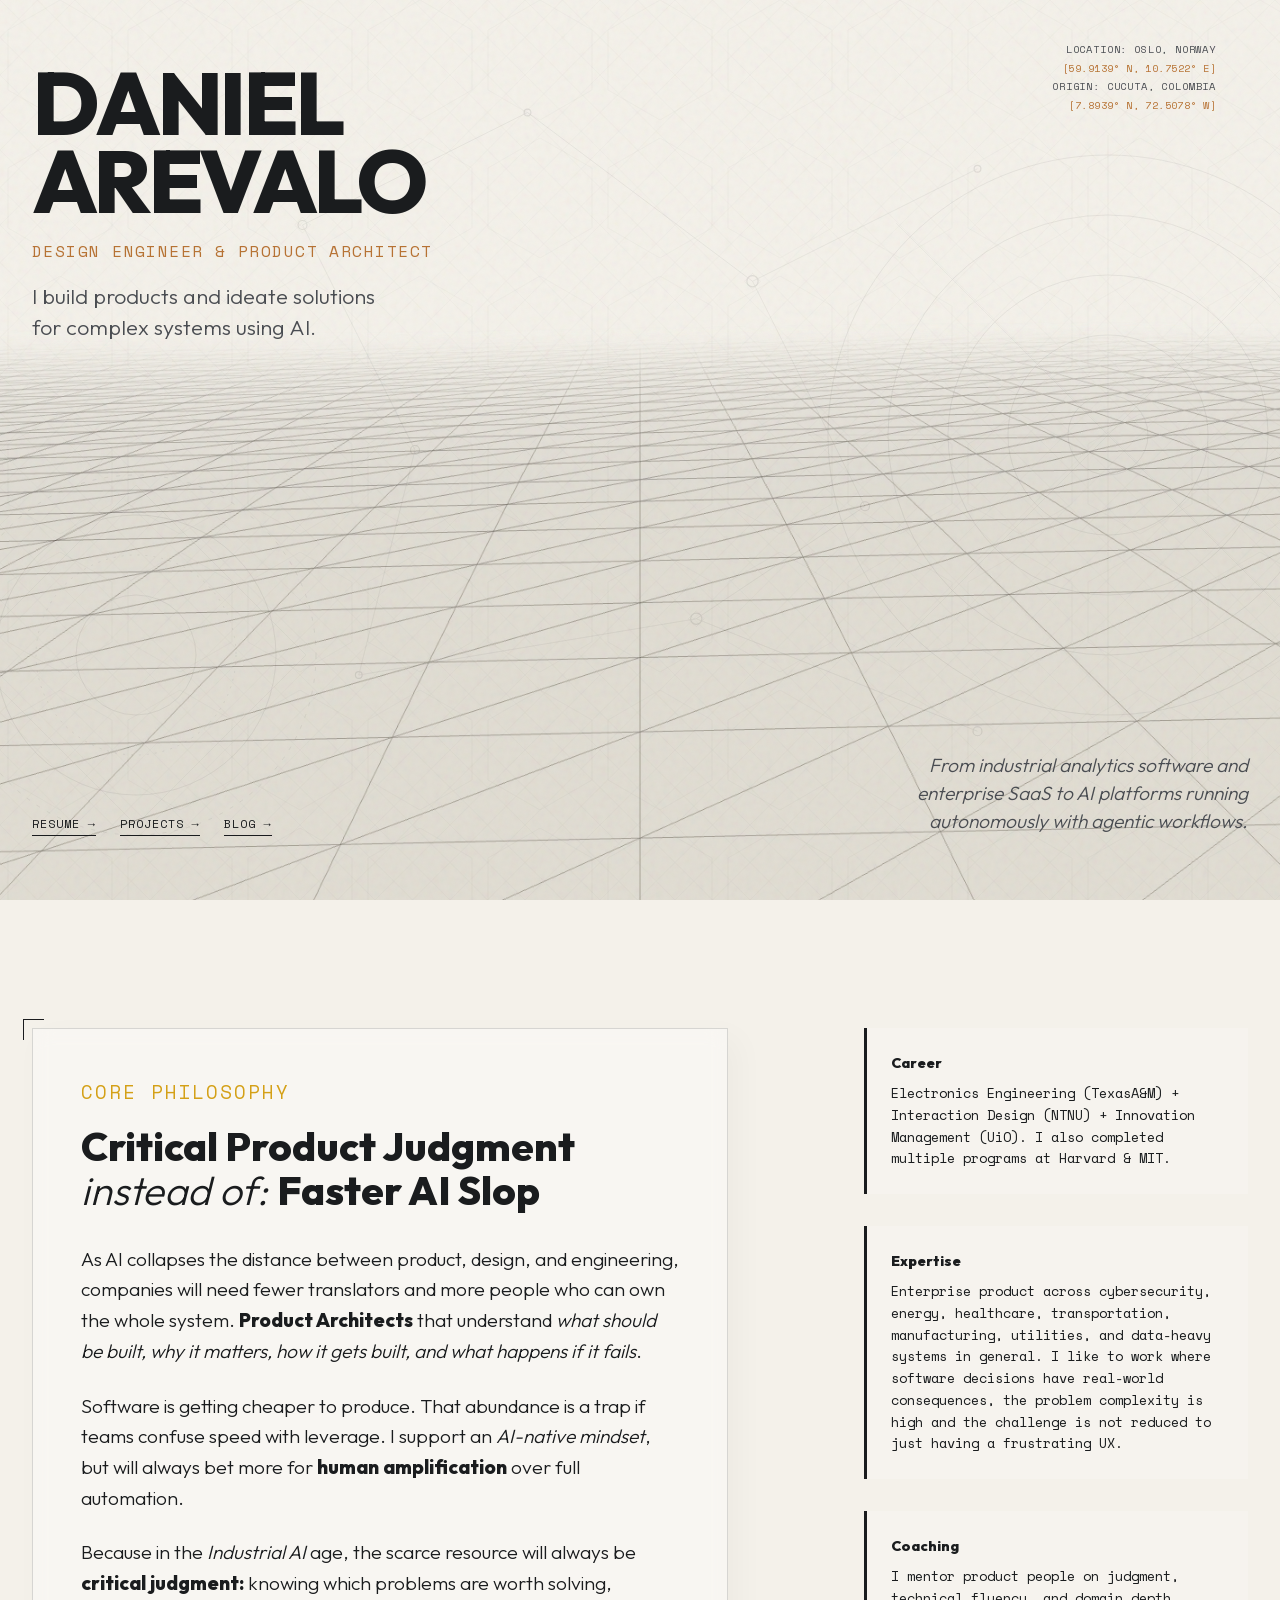
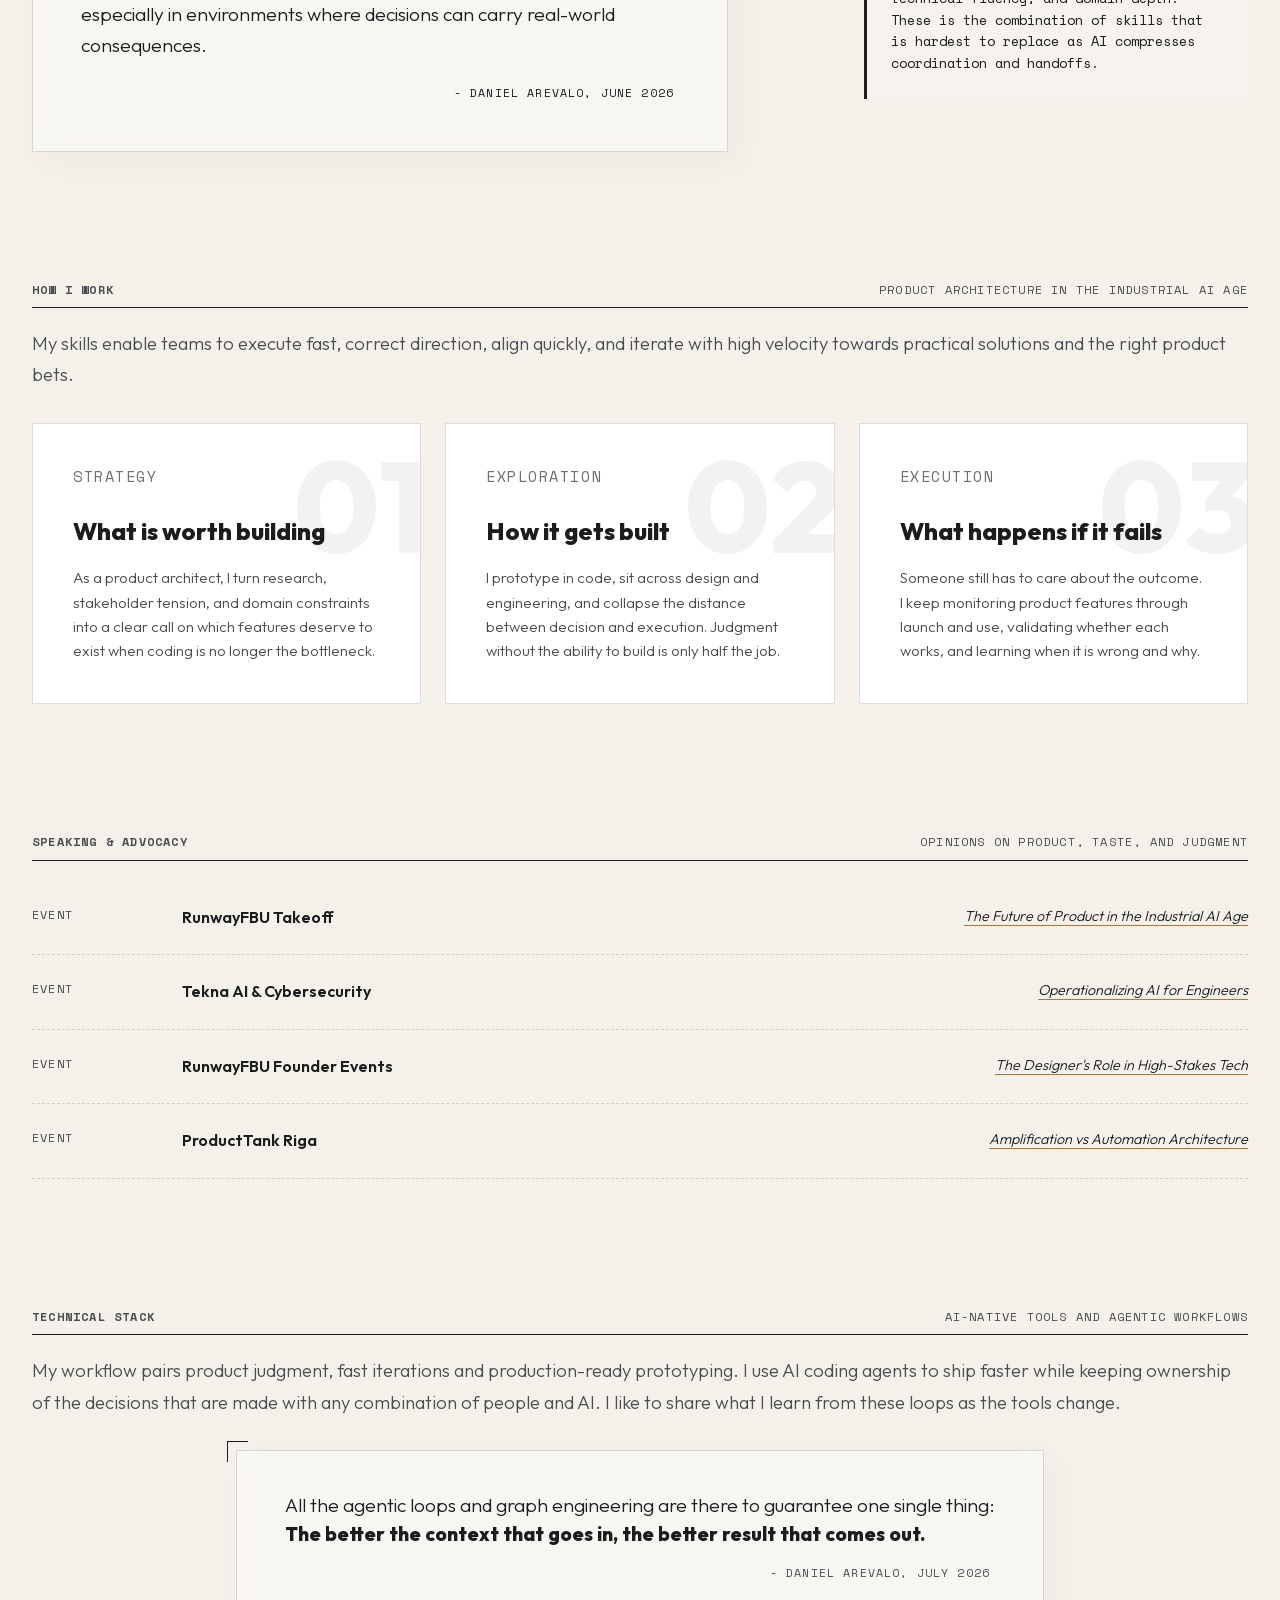
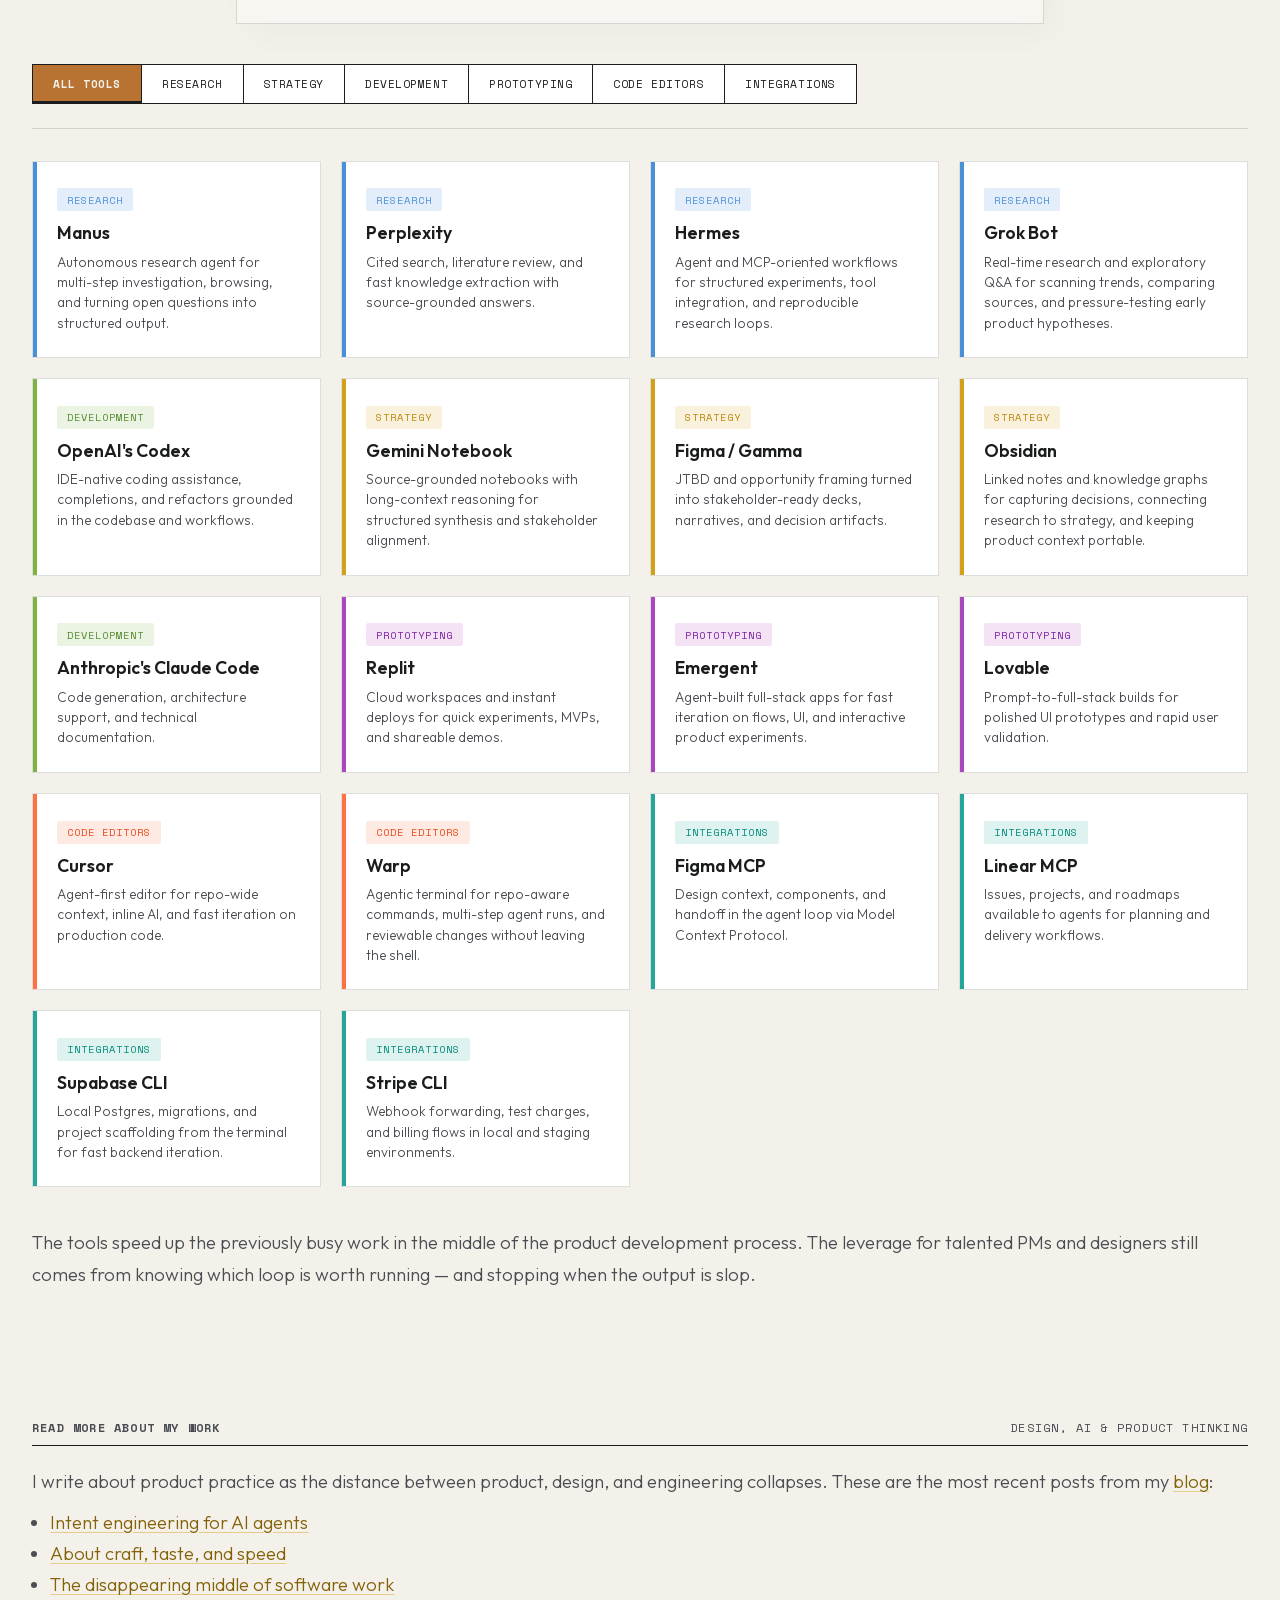
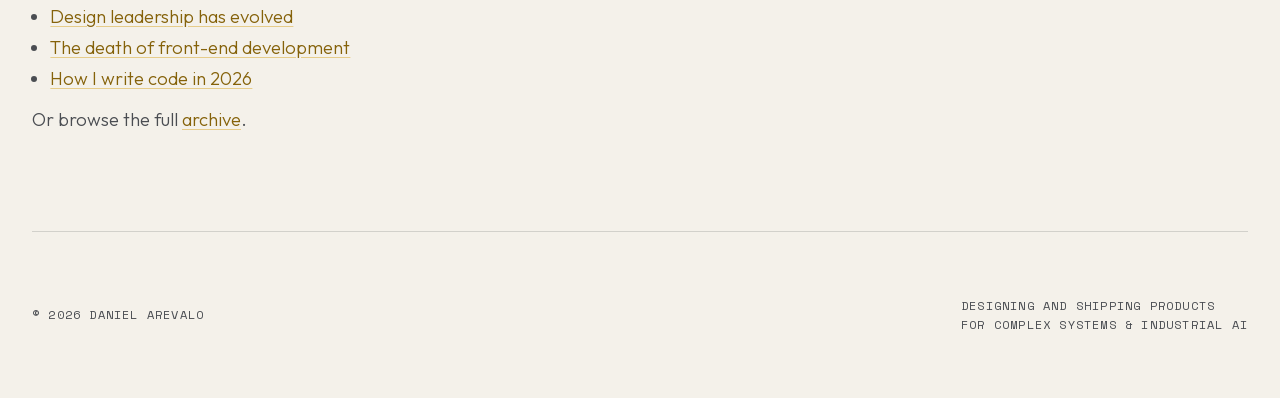
<file: index.html>
<!DOCTYPE html>
<html lang="en">
<head>
    <meta charset="UTF-8">
    <meta name="viewport" content="width=device-width, initial-scale=1.0">
    <title>Daniel Arevalo | Design Engineer & Product Architect</title>
    <meta name="description" content="Design Engineer &amp; Product Architect. I build products for complex systems using AI — from industrial analytics and enterprise SaaS to AI platforms with agentic workflows.">
    <link rel="canonical" href="https://danielfae.com/">
    <meta property="og:type" content="website">
    <meta property="og:site_name" content="Daniel Arevalo">
    <meta property="og:title" content="Daniel Arevalo | Design Engineer &amp; Product Architect">
    <meta property="og:description" content="I build products for complex systems using AI — from industrial analytics and enterprise SaaS to AI platforms with agentic workflows.">
    <meta property="og:url" content="https://danielfae.com/">
    <meta property="og:image" content="https://danielfae.com/assets/og-image.jpg">
    <meta property="og:image:type" content="image/jpeg">
    <meta property="og:image:width" content="1200">
    <meta property="og:image:height" content="630">
    <meta property="og:image:alt" content="Daniel Arevalo, Design Engineer and Product Architect">
    <meta name="twitter:card" content="summary_large_image">
    <meta name="twitter:title" content="Daniel Arevalo | Design Engineer &amp; Product Architect">
    <meta name="twitter:description" content="I build products for complex systems using AI — from industrial analytics and enterprise SaaS to AI platforms with agentic workflows.">
    <meta name="twitter:image" content="https://danielfae.com/assets/og-image.jpg">
    <link rel="icon" type="image/svg+xml" href="favicon/ÆSquare.svg">
    <link rel="icon" type="image/png" sizes="32x32" href="favicon/ÆSquare-32.png">
    <link rel="apple-touch-icon" href="favicon/ÆSquare-ios.png">
    <script type="importmap">
    {
        "imports": {
            "three": "https://unpkg.com/three@0.170.0/build/three.module.min.js"
        }
    }
    </script>
    <link rel="preload" href="assets/fonts/outfit-300-latin.woff2" as="font" type="font/woff2" crossorigin>
    <link rel="stylesheet" href="assets/fonts/fonts.css">
    <style>
        :root {
            --vellum-base: #f4f1ea;
            --vellum-highlight: #ffffff;
            --ink-deep: #1a1c1e;
            --ink-faded: #4a4d52;
            --etched-line: rgba(26, 28, 30, 0.15);
            --copper-accent: #b87333;
            --hazard-amber: #d4a017;
            /* Amber dark enough for body-size text on vellum (5:1) */
            --hazard-amber-text: #85620a;
            --grain-opacity: 0.06;
        }

        * {
            margin: 0;
            padding: 0;
            box-sizing: border-box;
        }

        body {
            background-color: var(--vellum-base);
            color: var(--ink-deep);
            font-family: 'Outfit', sans-serif;
            overflow-x: hidden;
            line-height: 1.6;
        }

        /* Vellum Texture Overlay */
        .vellum-texture {
            position: fixed;
            top: 0;
            left: 0;
            width: 100%;
            height: 100%;
            pointer-events: none;
            z-index: 9999;
            opacity: var(--grain-opacity);
            background: url("data:image/svg+xml,%3Csvg viewBox='0 0 200 200' xmlns='http://www.w3.org/2000/svg'%3E%3Cfilter id='noiseFilter'%3E%3CfeTurbulence type='fractalNoise' baseFrequency='0.65' numOctaves='3' stitchTiles='stitch'/%3E%3C/filter%3E%3Crect width='100%25' height='100%25' filter='url(%23noiseFilter)'/%3E%3C/svg%3E");
            mix-blend-mode: multiply;
        }

        /* Nier-Inspired Geometric Grid Background */
        .topography-bg {
            position: fixed;
            top: 0;
            left: 0;
            width: 100%;
            height: 100%;
            z-index: 2;
            pointer-events: none;
            opacity: 0.18;
            background-image: url("data:image/svg+xml,%3Csvg width='1200' height='1200' viewBox='0 0 1200 1200' xmlns='http://www.w3.org/2000/svg'%3E%3Cdefs%3E%3Cpattern id='diagonalGrid' width='150' height='150' patternUnits='userSpaceOnUse'%3E%3Cpath d='M0 0 L150 150' stroke='%231a1c1e' stroke-width='0.5' fill='none'/%3E%3Cpath d='M150 0 L0 150' stroke='%231a1c1e' stroke-width='0.5' fill='none'/%3E%3C/pattern%3E%3C/defs%3E%3Crect width='100%25' height='100%25' fill='url(%23diagonalGrid)'/%3E%3C/svg%3E");
            background-size: 300px 300px;
        }

        /* Nier Automata-style Concentric Circles */
        .nier-circles {
            position: fixed;
            top: 0;
            left: 0;
            width: 100%;
            height: 100%;
            z-index: 2;
            pointer-events: none;
            opacity: 0.12;
        }

        .nier-circles::before {
            content: '';
            position: absolute;
            top: 15%;
            right: -10%;
            width: 600px;
            height: 600px;
            background-image: url("data:image/svg+xml,%3Csvg width='600' height='600' viewBox='0 0 600 600' xmlns='http://www.w3.org/2000/svg'%3E%3Ccircle cx='300' cy='300' r='280' stroke='%231a1c1e' stroke-width='0.5' fill='none'/%3E%3Ccircle cx='300' cy='300' r='220' stroke='%231a1c1e' stroke-width='0.5' fill='none'/%3E%3Ccircle cx='300' cy='300' r='160' stroke='%231a1c1e' stroke-width='0.5' fill='none'/%3E%3Ccircle cx='300' cy='300' r='100' stroke='%231a1c1e' stroke-width='0.5' fill='none'/%3E%3Ccircle cx='300' cy='300' r='40' stroke='%231a1c1e' stroke-width='0.5' fill='none'/%3E%3Cline x1='300' y1='0' x2='300' y2='600' stroke='%231a1c1e' stroke-width='0.3'/%3E%3Cline x1='0' y1='300' x2='600' y2='300' stroke='%231a1c1e' stroke-width='0.3'/%3E%3Cline x1='88' y1='88' x2='512' y2='512' stroke='%231a1c1e' stroke-width='0.3'/%3E%3Cline x1='512' y1='88' x2='88' y2='512' stroke='%231a1c1e' stroke-width='0.3'/%3E%3C/svg%3E");
            background-repeat: no-repeat;
            animation: slowRotate 120s linear infinite;
        }

        .nier-circles::after {
            content: '';
            position: absolute;
            bottom: 5%;
            left: -5%;
            width: 400px;
            height: 400px;
            background-image: url("data:image/svg+xml,%3Csvg width='400' height='400' viewBox='0 0 400 400' xmlns='http://www.w3.org/2000/svg'%3E%3Ccircle cx='200' cy='200' r='180' stroke='%231a1c1e' stroke-width='0.5' fill='none' stroke-dasharray='4 8'/%3E%3Ccircle cx='200' cy='200' r='140' stroke='%231a1c1e' stroke-width='0.5' fill='none'/%3E%3Ccircle cx='200' cy='200' r='100' stroke='%231a1c1e' stroke-width='0.5' fill='none' stroke-dasharray='2 6'/%3E%3Ccircle cx='200' cy='200' r='60' stroke='%231a1c1e' stroke-width='0.5' fill='none'/%3E%3Cpolygon points='200,30 370,200 200,370 30,200' stroke='%231a1c1e' stroke-width='0.3' fill='none'/%3E%3C/svg%3E");
            background-repeat: no-repeat;
            animation: slowRotateReverse 90s linear infinite;
        }

        /* Circuit Network Nodes */
        .circuit-nodes {
            position: fixed;
            top: 0;
            left: 0;
            width: 100%;
            height: 100%;
            z-index: 2;
            pointer-events: none;
            opacity: 0.09;
            background-image: url("data:image/svg+xml,%3Csvg width='800' height='800' viewBox='0 0 800 800' xmlns='http://www.w3.org/2000/svg'%3E%3Cg stroke='%231a1c1e' fill='none'%3E%3Ccircle cx='100' cy='200' r='4' stroke-width='1'/%3E%3Ccircle cx='300' cy='100' r='3' stroke-width='1'/%3E%3Ccircle cx='500' cy='250' r='5' stroke-width='1'/%3E%3Ccircle cx='700' cy='150' r='3' stroke-width='1'/%3E%3Ccircle cx='200' cy='400' r='4' stroke-width='1'/%3E%3Ccircle cx='600' cy='450' r='4' stroke-width='1'/%3E%3Ccircle cx='150' cy='600' r='3' stroke-width='1'/%3E%3Ccircle cx='450' cy='550' r='5' stroke-width='1'/%3E%3Ccircle cx='700' cy='650' r='4' stroke-width='1'/%3E%3Cpath d='M100 200 L300 100 L500 250' stroke-width='0.5'/%3E%3Cpath d='M500 250 L700 150' stroke-width='0.5'/%3E%3Cpath d='M100 200 L200 400' stroke-width='0.5'/%3E%3Cpath d='M500 250 L600 450' stroke-width='0.5'/%3E%3Cpath d='M200 400 L150 600' stroke-width='0.5'/%3E%3Cpath d='M600 450 L450 550 L700 650' stroke-width='0.5'/%3E%3Cpath d='M150 600 L450 550' stroke-width='0.5'/%3E%3Crect x='95' y='195' width='10' height='10' transform='rotate(45 100 200)' stroke-width='0.3'/%3E%3Crect x='495' y='245' width='10' height='10' transform='rotate(45 500 250)' stroke-width='0.3'/%3E%3Crect x='445' y='545' width='10' height='10' transform='rotate(45 450 550)' stroke-width='0.3'/%3E%3C/g%3E%3C/svg%3E");
            background-size: 100% 100%;
        }

        /* Hexagonal Security Pattern */
        .hex-pattern {
            position: fixed;
            top: 0;
            left: 0;
            width: 100%;
            height: 100%;
            z-index: 2;
            pointer-events: none;
            opacity: 0.04;
            background-image: url("data:image/svg+xml,%3Csvg width='100' height='115' viewBox='0 0 100 115' xmlns='http://www.w3.org/2000/svg'%3E%3Cpath d='M50 0 L93.3 25 L93.3 75 L50 100 L6.7 75 L6.7 25 Z' stroke='%231a1c1e' stroke-width='0.5' fill='none'/%3E%3C/svg%3E");
            background-size: 120px 138px;
        }

        @keyframes slowRotate {
            from { transform: rotate(0deg); }
            to { transform: rotate(360deg); }
        }

        @keyframes slowRotateReverse {
            from { transform: rotate(0deg); }
            to { transform: rotate(-360deg); }
        }

        /* Scanning Line Effect */
        .scan-line {
            position: fixed;
            top: 0;
            left: 0;
            width: 100%;
            height: 2px;
            background: linear-gradient(90deg, transparent, rgba(184, 115, 51, 0.1), transparent);
            z-index: 0;
            pointer-events: none;
            opacity: 0;
            transition: opacity 0.4s ease;
        }

        .container {
            max-width: 1300px;
            margin: 0 auto;
            padding: 0 2rem;
            position: relative;
        }

        main {
            padding-top: 2.5rem;
            padding-bottom: 2rem;
        }

        /* Typography & Components */
        .mono {
            font-family: 'Space Mono', monospace;
            text-transform: uppercase;
            letter-spacing: 0.1em;
            font-size: 0.75rem;
            color: var(--ink-faded);
        }

        /*
         * Custom WebGL surface sits behind hero chrome. Header uses pointer-events: none
         * so clicks reach the canvas; interactive children re-enable pointer events.
         */
        header {
            height: 100svh;
            min-height: 600px;
            overflow: visible;
            display: grid;
            grid-template-columns: 55fr 45fr;
            grid-template-rows: auto auto 1fr;
            align-items: stretch;
            position: relative;
            pointer-events: none;
            margin-bottom: 5.5rem;
        }

        .hero-left {
            display: grid;
            grid-template-rows: subgrid;
            grid-column: 1;
            grid-row: 1 / -1;
            align-self: stretch;
            padding: 4rem 0;
            position: relative;
            z-index: 3;
            pointer-events: none;
        }

        .hero-left a,
        .hero-left button,
        .hero-links {
            pointer-events: auto;
        }

        .hero-identity {
            grid-row: 1;
            container-type: inline-size;
            width: 100%;
            position: relative;
            z-index: 3;
        }

        .hero-right {
            display: grid;
            grid-template-rows: subgrid;
            grid-column: 2;
            grid-row: 1 / -1;
            align-self: stretch;
            padding: 4rem 0 4rem 2rem;
            position: relative;
            z-index: 3;
            pointer-events: none;
        }

        .hero-tagline {
            grid-row: 2;
            align-self: start;
            font-size: 1.35rem;
            font-weight: 300;
            line-height: 1.45;
            color: var(--ink-faded);
            margin-top: 1.25rem;
            max-width: 22rem;
            position: relative;
            z-index: 3;
        }

        .hero-tagline-aside {
            grid-row: 3;
            align-self: end;
            font-size: 1.2rem;
            font-weight: 300;
            font-style: italic;
            line-height: 1.45;
            color: var(--ink-faded);
            margin-left: auto;
            max-width: 22rem;
            text-align: right;
            position: relative;
            z-index: 3;
        }

        .hero-card-zone {
            position: absolute;
            top: 0;
            left: -2rem;
            right: -2rem;
            bottom: 0;
            grid-column: 1 / -1;
            grid-row: 1 / -1;
            pointer-events: none;
            z-index: 3;
        }

        .hero-card-zone > * {
            pointer-events: auto;
        }

        .hero-card {
            position: absolute;
            top: 50%;
            right: 2rem;
            transform: translateY(-50%);
            min-width: 280px;
            max-width: 420px;
            max-height: min(85vh, 570px);
            overflow: visible;
            font-size: 1.25rem;
            font-weight: 300;
            line-height: 1.55;
            color: var(--ink-deep);
            font-family: 'Outfit', sans-serif;
            padding: 0;
            border: 1px solid var(--etched-line);
            border-left: 4px solid var(--card-accent, var(--copper-accent));
            background: linear-gradient(135deg, rgba(184, 115, 51, 0.04) 0%, transparent 50%);
            box-shadow: 0 0 40px rgba(26, 28, 30, 0.06), inset 0 1px 0 rgba(255, 255, 255, 0.5);
            transition: background 0.3s ease, box-shadow 0.3s ease, border-left-color 0.8s ease, opacity 0.7s cubic-bezier(0.4, 0, 0.2, 1);
            cursor: grab;
        }

        /* Roaming (unpinned) card: fully invisible at rest, visible on hover */
        .hero-card:not(.is-pinned) {
            opacity: 0;
        }

        .hero-card:not(.is-pinned):hover {
            opacity: 1;
        }

        /* Border flashes black → accent on first appearance */
        @keyframes borderColorIn {
            from { border-left-color: var(--ink-deep); }
            to   { border-left-color: var(--card-accent, var(--copper-accent)); }
        }

        .hero-card.card-entering {
            animation: borderColorIn 1s ease forwards;
        }

        .hero-card .hero-card-text {
            transition: opacity 0.35s cubic-bezier(0.4, 0, 0.2, 1), transform 0.35s cubic-bezier(0.4, 0, 0.2, 1);
        }

        .hero-card.swapping .hero-card-text {
            opacity: 0;
            transform: translateY(-8px);
        }

        .hero-card:active {
            cursor: grabbing;
        }

        .hero-card:hover {
            background: var(--vellum-highlight);
            box-shadow: 0 4px 24px rgba(26, 28, 30, 0.12), inset 0 1px 0 rgba(255, 255, 255, 0.8);
            border: 1px solid rgba(26, 28, 30, 0.2);
            border-left: 4px solid var(--card-accent, var(--copper-accent));
        }

        /* Mobile close button hidden on desktop */
        .hero-card-close-mobile {
            display: none;
        }

        .hero-card-pin {
            position: absolute;
            top: -12px;
            right: -12px;
            width: 32px;
            height: 32px;
            z-index: 2;
            border: none;
            background: var(--vellum-highlight);
            color: var(--ink-faded);
            border-radius: 50%;
            cursor: pointer;
            display: flex;
            align-items: center;
            justify-content: center;
            opacity: 0;
            box-shadow: 0 2px 12px rgba(26, 28, 30, 0.15);
            transition: opacity 0.25s ease, background 0.2s ease, color 0.2s ease, transform 0.2s ease;
        }

        .hero-card:hover .hero-card-pin {
            opacity: 1;
        }

        .hero-card-pin:hover {
            background: var(--ink-deep);
            color: var(--vellum-highlight);
            transform: scale(1.05);
        }

        .hero-card-pin svg {
            width: 14px;
            height: 14px;
        }

        /* Pinned card state */
        .hero-card.is-pinned {
            cursor: default;
            background: #ffffff;
            transform: none;
            right: auto;
            box-shadow: 0 4px 24px rgba(26, 28, 30, 0.14), inset 0 1px 0 rgba(255,255,255,0.9);
        }

        .hero-card.is-pinned:hover {
            background: #ffffff;
        }

        .hero-card.is-pinned:active { cursor: default; }

        /* Pin icon on pinned card shows in copper to signal active state */
        .hero-card.is-pinned .hero-card-pin {
            color: var(--copper-accent);
        }

        .hero-card.is-pinned .hero-card-pin:hover {
            background: var(--ink-deep);
            color: var(--vellum-highlight);
        }

        .hero-card-scroll {
            max-height: min(85vh, 570px);
            overflow-y: auto;
            padding: 1.75rem 2.75rem 1.75rem 2rem;
        }

        .hero-card .hero-card-text {
            margin: 0;
        }

        .hero-location-widget {
            position: absolute;
            top: 2.5rem;
            right: 2rem;
            font-family: 'Space Mono', monospace;
            font-size: 0.65rem;
            text-transform: uppercase;
            letter-spacing: 0.08em;
            line-height: 1.8;
            color: var(--ink-faded);
            text-align: right;
            display: none;
            z-index: 3;
            pointer-events: auto;
        }

        .hero-location-widget .coords {
            color: var(--copper-accent);
            letter-spacing: 0.04em;
        }

        @media (min-width: 1201px) {
            .hero-location-widget {
                display: block;
            }
        }

        .hero-canvas-wrap {
            position: absolute;
            top: 0;
            left: 50%;
            transform: translateX(-50%);
            width: 100vw;
            height: 100%;
            z-index: 1;
            background: transparent;
            pointer-events: auto;
            overflow: hidden;
        }

        /* Static first frame of the scene: the hero until (or instead of) WebGL */
        .hero-poster {
            position: absolute;
            inset: 0;
            width: 100%;
            height: 100%;
            object-fit: cover;
            pointer-events: none;
            transition: opacity 0.6s ease;
        }

        .hero-canvas {
            display: block;
            width: 100%;
            height: 100%;
            touch-action: none;
            opacity: 0;
            visibility: hidden;
            transition: opacity 0.6s ease;
        }

        .hero-canvas-wrap[data-hero="live"] .hero-canvas {
            opacity: 1;
            visibility: visible;
        }

        .hero-canvas-wrap[data-hero="live"] .hero-poster {
            opacity: 0;
        }

        /* Nothing to click until the scene is live */
        .hero-canvas-wrap:not([data-hero="live"]) .hero-surface-hint {
            opacity: 0;
        }

        .hero-surface-hint {
            position: absolute;
            left: 50%;
            bottom: 1.75rem;
            transform: translateX(-50%);
            font-family: 'Space Mono', monospace;
            font-size: 0.65rem;
            letter-spacing: 0.14em;
            text-transform: uppercase;
            color: var(--ink-faded, var(--ink-faded, #4a4d52));
            background: rgba(244, 241, 234, 0.72);
            border: 1px solid rgba(26, 28, 30, 0.15);
            padding: 0.45rem 0.85rem;
            pointer-events: none;
            z-index: 2;
            backdrop-filter: blur(6px);
            transition: opacity 0.45s ease, transform 0.45s ease;
        }

        .hero-surface-hint.is-hidden {
            opacity: 0;
            transform: translateX(-50%) translateY(8px);
        }

        .ar-tether-layer {
            position: absolute;
            inset: 0;
            width: 100%;
            height: 100%;
            pointer-events: none;
            overflow: visible;
            z-index: 4;
            display: block;
        }

        .ar-tether-path {
            fill: none;
            stroke-width: 2;
            opacity: 0.95;
            filter: drop-shadow(0 0 4px rgba(184, 115, 51, 0.45));
            transition: opacity 0.3s ease;
            vector-effect: non-scaling-stroke;
        }

        .ar-tether-pulse {
            opacity: 0.95;
            transition: opacity 0.3s ease;
        }

        .ar-tether-path.is-dismissing,
        .ar-tether-pulse.is-dismissing {
            opacity: 0;
        }

        .ar-reticle {
            position: absolute;
            width: 54px;
            height: 54px;
            margin-left: -27px;
            margin-top: -27px;
            border: 1px solid var(--card-accent, #b87333);
            border-radius: 50%;
            pointer-events: none;
            z-index: 5;
            animation: ar-reticle 0.7s ease-out forwards;
            box-shadow:
                0 0 0 1px rgba(255,255,255,0.35),
                inset 0 0 12px color-mix(in srgb, var(--card-accent, #b87333) 35%, transparent);
        }

        .ar-reticle::before,
        .ar-reticle::after {
            content: '';
            position: absolute;
            background: var(--card-accent, #b87333);
        }

        .ar-reticle::before {
            left: 50%;
            top: 8px;
            bottom: 8px;
            width: 1px;
            transform: translateX(-50%);
        }

        .ar-reticle::after {
            top: 50%;
            left: 8px;
            right: 8px;
            height: 1px;
            transform: translateY(-50%);
        }

        @keyframes ar-reticle {
            0% { transform: scale(0.35); opacity: 0; }
            35% { transform: scale(1.15); opacity: 1; }
            100% { transform: scale(1.6); opacity: 0; }
        }

        .ar-card {
            position: absolute;
            left: 0;
            top: 0;
            width: min(340px, 72vw);
            height: fit-content;
            max-height: none;
            bottom: auto;
            right: auto;
            font-family: 'Outfit', sans-serif;
            font-size: 1.05rem;
            font-weight: 300;
            line-height: 1.5;
            color: var(--ink-deep, #1a1c1e);
            padding: 1.1rem 1.25rem calc(0.9rem + 8px);
            background: linear-gradient(160deg, rgba(255,255,255,0.78), rgba(244,241,234,0.62));
            border: 1px solid rgba(26, 28, 30, 0.18);
            border-left: 3px solid var(--card-accent, #b87333);
            box-shadow:
                0 10px 40px rgba(26, 28, 30, 0.12),
                inset 0 1px 0 rgba(255,255,255,0.75);
            backdrop-filter: blur(14px) saturate(1.2);
            -webkit-backdrop-filter: blur(14px) saturate(1.2);
            pointer-events: auto;
            cursor: grab;
            transform-origin: 50% 100%;
            opacity: 0;
            transform: translateY(12px) scale(0.96);
            transition: opacity 0.35s ease, transform 0.45s cubic-bezier(0.22, 1, 0.36, 1), box-shadow 0.25s ease, clip-path 0.45s ease;
            clip-path: inset(100% 0 0 0);
            overflow: visible;
        }

        .ar-card.is-drawing {
            opacity: 0.45;
            transform: translateY(6px) scale(0.98);
            clip-path: inset(45% 0 0 0);
        }

        .ar-card.is-live {
            opacity: 1;
            transform: none;
            clip-path: inset(0 0 0 0);
            animation: ar-card-unlock 0.55s cubic-bezier(0.22, 1, 0.36, 1);
        }

        .ar-card.is-dismissing {
            opacity: 0;
            transform: translateY(10px) scale(0.97);
        }

        .ar-card.is-dragging {
            cursor: grabbing;
            box-shadow: 0 16px 48px rgba(26, 28, 30, 0.18);
        }

        @keyframes ar-card-unlock {
            0% { filter: brightness(1.35); }
            100% { filter: none; }
        }

        .ar-card-brackets {
            position: absolute;
            inset: 6px;
            pointer-events: none;
        }

        .ar-br {
            position: absolute;
            width: 12px;
            height: 12px;
            border-color: var(--card-accent, #b87333);
            border-style: solid;
            opacity: 0.85;
        }

        .ar-br.tl { top: 0; left: 0; border-width: 1.5px 0 0 1.5px; }
        .ar-br.tr { top: 0; right: 0; border-width: 1.5px 1.5px 0 0; }
        .ar-br.bl { bottom: 0; left: 0; border-width: 0 0 1.5px 1.5px; }
        .ar-br.br { bottom: 0; right: 0; border-width: 0 1.5px 1.5px 0; }

        .ar-card-meta {
            display: flex;
            align-items: center;
            gap: 0.65rem;
            margin-bottom: 0.65rem;
            font-family: 'Space Mono', monospace;
            font-size: 0.62rem;
            letter-spacing: 0.1em;
            text-transform: uppercase;
        }

        .ar-card-code {
            color: var(--card-accent, #b87333);
            font-weight: 700;
        }

        .ar-card-status {
            color: var(--ink-faded, #4a4d52);
            opacity: 0.85;
        }

        .ar-card-close {
            margin-left: auto;
            width: 22px;
            height: 22px;
            border: 1px solid rgba(26,28,30,0.15);
            background: rgba(255,255,255,0.65);
            color: var(--ink-faded, #4a4d52);
            border-radius: 2px;
            cursor: pointer;
            line-height: 1;
            font-size: 14px;
            display: grid;
            place-items: center;
        }

        .ar-card-close:hover {
            background: var(--ink-deep, #1a1c1e);
            color: #fff;
        }

        .ar-card-scan {
            position: absolute;
            left: 0;
            right: 0;
            height: 28%;
            bottom: -30%;
            top: auto;
            background: linear-gradient(0deg, transparent, color-mix(in srgb, var(--card-accent, #b87333) 22%, transparent), transparent);
            opacity: 0;
            pointer-events: none;
        }

        .ar-card.is-loading .ar-card-scan,
        .ar-card.is-drawing .ar-card-scan {
            opacity: 1;
            animation: ar-scan 0.9s linear;
        }

        @keyframes ar-scan {
            from { bottom: -30%; top: auto; }
            to { bottom: 100%; top: auto; }
        }

        .ar-card-text {
            margin: 0;
            position: relative;
            z-index: 1;
        }

        .ar-card-foot {
            margin-top: 0.85rem;
            font-family: 'Space Mono', monospace;
            font-size: 0.58rem;
            letter-spacing: 0.12em;
            color: var(--ink-faded, #4a4d52);
            opacity: 0.7;
        }


        .hero-links {
            display: flex;
            gap: 1.5rem;
            grid-row: 3;
            align-self: end;
        }

        .hero-link {
            font-family: 'Space Mono', monospace;
            font-size: 0.75rem;
            text-transform: uppercase;
            letter-spacing: 0.08em;
            color: var(--ink-deep);
            text-decoration: none;
            border-bottom: 1px solid var(--ink-deep);
            padding-bottom: 2px;
            transition: color 0.2s ease, border-color 0.2s ease;
        }

        .hero-link:hover {
            color: var(--copper-accent);
            border-color: var(--copper-accent);
        }

        .hero-title {
            font-weight: 800;
            line-height: 0.88;
            letter-spacing: -0.04em;
            margin-top: 0;
            margin-bottom: 0;
        }

        /* Desktop / wide viewports: proportional title (container + viewport clamp) */
        @media (min-width: 1025px) {
            .hero-title {
                font-size: clamp(2.75rem, 10vw, 9rem);
                font-size: clamp(2.75rem, 12cqw + 0.5rem, 9rem);
            }
        }

        .hero-identity .mono {
            margin-top: 1.5rem;
            color: var(--copper-accent);
        }

        .hero-first-name {
            display: block;
        }

        .hero-last-name {
            display: inline;
        }

        .tagline {
            font-size: 1.4rem;
            max-width: 720px;
            color: var(--ink-faded);
            padding-top: 4rem;
            margin-bottom: 6rem;
        }

        .hero-subheader {
            display: inline;
            font-size: 1.4rem;
            font-weight: 300;
            line-height: 1.4;
            color: var(--ink-faded);
        }

        .philosophy-grid {
            display: grid;
            grid-template-columns: repeat(12, 1fr);
            gap: 2rem;
            margin-bottom: 8rem;
            border: none;
        }

        .manifesto {
            grid-column: 1 / 8;
            padding: 3rem;
            background: rgba(255, 255, 255, 0.4);
            backdrop-filter: blur(10px);
            border: 0.5px solid var(--etched-line);
            position: relative;
            box-shadow: 10px 10px 30px rgba(0,0,0,0.03);
            transition: transform 0.4s ease;
        }

        .manifesto:hover {
            transform: translateY(-5px);
        }

        .manifesto::before {
            content: "";
            position: absolute;
            top: -10px;
            left: -10px;
            width: 20px;
            height: 20px;
            border-top: 1px solid var(--ink-deep);
            border-left: 1px solid var(--ink-deep);
        }

        .manifesto h2 {
            font-size: 2.5rem;
            margin-bottom: 2rem;
            line-height: 1.1;
        }

        .manifesto p {
            font-size: 1.2rem;
            margin-bottom: 1.5rem;
        }

        .highlight-text {
            color: var(--hazard-amber);
            font-weight: 600;
        }

        .sidebar-data {
            grid-column: 9 / 13;
            display: flex;
            flex-direction: column;
            gap: 2rem;
        }

        .data-card {
            padding: 1.5rem;
            border-left: 3px solid var(--ink-deep);
            background: rgba(255, 255, 255, 0.2);
        }

        .data-card h3 {
            font-size: 0.9rem;
            margin-bottom: 0.5rem;
        }

        .data-card p {
            font-size: 0.85rem;
            font-family: 'Space Mono', monospace;
        }

        /* Modules Section */
        .module-section {
            margin-bottom: 8rem;
        }

        .section-header {
            display: flex;
            justify-content: space-between;
            align-items: baseline;
            margin-bottom: 1.25rem;
            border-bottom: 1px solid var(--ink-deep);
            padding-bottom: 0.5rem;
        }

        .section-intro {
            font-size: 1.15rem;
            line-height: 1.7;
            color: var(--ink-faded);
            margin-bottom: 2rem;
        }

        .section-intro a {
            color: var(--hazard-amber-text);
            text-decoration: underline;
            text-decoration-color: rgba(212, 160, 23, 0.45);
            text-underline-offset: 3px;
        }

        .section-intro a:hover {
            color: var(--copper-accent);
            text-decoration-color: var(--copper-accent);
        }

        .module-grid {
            display: grid;
            grid-template-columns: repeat(3, 1fr);
            gap: 1.5rem;
        }

        .module-card {
            background: var(--vellum-highlight);
            padding: 2.5rem;
            border: 0.5px solid var(--etched-line);
            position: relative;
            overflow: hidden;
            transition: all 0.3s cubic-bezier(0.165, 0.84, 0.44, 1);
            cursor: pointer;
        }

        .module-card:hover {
            background: var(--ink-deep);
            color: var(--vellum-base);
        }

        .module-card:hover .mono {
            color: var(--hazard-amber);
        }

        .module-number {
            position: absolute;
            top: -20px;
            right: -10px;
            font-size: 8rem;
            font-weight: 800;
            opacity: 0.05;
        }

        .module-card h3 {
            font-size: 1.5rem;
            margin: 1.5rem 0 1rem;
            z-index: 2;
            position: relative;
        }

        .module-card p {
            font-size: 0.95rem;
            opacity: 0.8;
            z-index: 2;
            position: relative;
        }

        /* Engagement List */
        .engagement-list {
            list-style: none;
        }

        .engagement-item {
            display: flex;
            justify-content: space-between;
            padding: 1.5rem 0;
            border-bottom: 0.5px dashed var(--etched-line);
            transition: padding-left 0.3s ease;
        }

        .engagement-item:hover {
            padding-left: 1rem;
            border-bottom-color: var(--ink-deep);
        }

        .engagement-item .date {
            width: 150px;
        }

        .engagement-item .event {
            flex-grow: 1;
            font-weight: 600;
        }

        .engagement-item .topic {
            width: 300px;
            text-align: right;
            font-style: italic;
            font-size: 0.9rem;
        }

        .engagement-item .topic a {
            color: var(--ink-deep);
            text-decoration: none;
            border-bottom: 1px solid var(--copper-accent);
            transition: all 0.2s ease;
        }

        .engagement-item .topic a:hover {
            color: var(--copper-accent);
            border-bottom-color: var(--copper-accent);
        }

        .quotation {
            width: fit-content;
            max-width: 100%;
            margin: 0 auto 2.5rem;
            padding: 2.5rem 3rem;
            background: rgba(255, 255, 255, 0.4);
            backdrop-filter: blur(10px);
            border: 0.5px solid var(--etched-line);
            position: relative;
            box-shadow: 10px 10px 30px rgba(0,0,0,0.03);
            transition: transform 0.4s ease;
        }

        .quotation:hover {
            transform: translateY(-5px);
        }

        .quotation::before {
            content: "";
            position: absolute;
            top: -10px;
            left: -10px;
            width: 20px;
            height: 20px;
            border-top: 1px solid var(--ink-deep);
            border-left: 1px solid var(--ink-deep);
        }

        .quotation blockquote {
            margin: 0;
        }

        .quotation blockquote p {
            font-size: 1.2rem;
            line-height: 1.5;
            color: var(--ink-deep);
            margin-bottom: 1.5rem;
        }

        .quotation blockquote p:last-child {
            margin-bottom: 0;
        }

        .quotation figcaption {
            margin-top: 1rem;
            font-size: 0.72rem;
            text-align: right;
            padding-right: 5px;
            color: var(--ink-faded);
        }

        .quotation cite {
            font-style: normal;
        }

        /* Tool Stack */
        .tool-section {
            margin-top: 2.5rem;
        }

        .filter-controls {
            display: flex;
            flex-wrap: wrap;
            gap: 0;
            margin-bottom: 2rem;
            padding-bottom: 1.5rem;
            border-bottom: 1px solid var(--etched-line);
        }

        .filter-btn {
            padding: 0.65rem 1.25rem;
            border: 1px solid var(--ink-deep);
            border-right: none;
            background: var(--vellum-highlight);
            font-family: 'Space Mono', monospace;
            font-size: 0.7rem;
            text-transform: uppercase;
            letter-spacing: 0.05em;
            cursor: pointer;
            transition: all 0.2s ease;
            position: relative;
            color: var(--ink-deep);
        }

        .filter-btn:last-child {
            border-right: 1px solid var(--ink-deep);
        }

        .filter-btn::before {
            content: '';
            position: absolute;
            left: 0;
            right: 0;
            bottom: -1px;
            height: 3px;
            background: transparent;
            transition: background 0.2s ease;
        }

        .filter-btn:hover {
            background: rgba(26, 28, 30, 0.08);
        }

        .filter-btn.active {
            background: var(--ink-deep);
            color: var(--vellum-base);
            font-weight: 700;
        }

        .filter-btn.active::before {
            background: var(--hazard-amber);
        }

        .filter-btn[data-filter="all"].active {
            background: var(--copper-accent);
        }

        .filter-btn[data-filter="all"].active::before {
            background: var(--ink-deep);
        }

        .tool-stack {
            display: grid;
            grid-template-columns: repeat(auto-fill, minmax(280px, 1fr));
            gap: 1.25rem;
        }

        .tool-card {
            padding: 1.5rem;
            background: var(--vellum-highlight);
            border: 0.5px solid var(--etched-line);
            position: relative;
            transition: all 0.35s cubic-bezier(0.165, 0.84, 0.44, 1);
            opacity: 1;
            transform: scale(1);
        }

        .tool-card.hidden {
            opacity: 0;
            transform: scale(0.9);
            pointer-events: none;
            position: absolute;
            visibility: hidden;
        }

        .tool-card:hover {
            transform: translateY(-4px);
            box-shadow: 0 8px 24px rgba(0,0,0,0.08);
        }

        .tool-card::before {
            content: '';
            position: absolute;
            top: 0;
            left: 0;
            width: 4px;
            height: 100%;
            transition: width 0.3s ease;
        }

        .tool-card:hover::before {
            width: 6px;
        }

        .tool-card[data-category="research"]::before { background: #4a90d9; }
        .tool-card[data-category="strategy"]::before { background: #d4a017; }
        .tool-card[data-category="development"]::before { background: #7cb342; }
        .tool-card[data-category="prototyping"]::before { background: #ab47bc; }
        .tool-card[data-category="editors"]::before { background: #ff7043; }
        .tool-card[data-category="integrations"]::before { background: #26a69a; }

        .tool-card-category {
            font-family: 'Space Mono', monospace;
            font-size: 0.65rem;
            text-transform: uppercase;
            letter-spacing: 0.1em;
            margin-bottom: 0.5rem;
            display: inline-block;
            padding: 0.2rem 0.6rem;
            border-radius: 2px;
        }

        .tool-card[data-category="research"] .tool-card-category { background: rgba(74, 144, 217, 0.15); color: #4a90d9; }
        .tool-card[data-category="strategy"] .tool-card-category { background: rgba(212, 160, 23, 0.15); color: #b8860b; }
        .tool-card[data-category="development"] .tool-card-category { background: rgba(124, 179, 66, 0.15); color: #558b2f; }
        .tool-card[data-category="prototyping"] .tool-card-category { background: rgba(171, 71, 188, 0.15); color: #7b1fa2; }
        .tool-card[data-category="editors"] .tool-card-category { background: rgba(255, 112, 67, 0.15); color: #e64a19; }
        .tool-card[data-category="integrations"] .tool-card-category { background: rgba(38, 166, 154, 0.15); color: #00897b; }

        .tool-card-name {
            font-size: 1.1rem;
            font-weight: 600;
            margin-bottom: 0.25rem;
        }

        .tool-card-desc {
            font-size: 0.85rem;
            color: var(--ink-faded);
            line-height: 1.5;
        }

        @media (max-width: 768px) {
            .filter-controls {
                flex-wrap: wrap;
                gap: 0.5rem;
            }
            .filter-btn {
                border: 1px solid var(--ink-deep);
                padding: 0.5rem 0.85rem;
                font-size: 0.6rem;
            }
            .filter-btn:last-child {
                border-right: 1px solid var(--ink-deep);
            }
        }

        @media (max-width: 600px) {
            .tool-stack {
                grid-template-columns: 1fr;
            }
        }

        /* Footer */
        footer {
            margin-top: 4rem;
            padding: 4rem 0;
            border-top: 0.5px solid var(--etched-line);
            display: flex;
            justify-content: space-between;
            align-items: center;
            position: relative;
            gap: 3rem;
        }

        .footer-scroll-top {
            position: absolute;
            left: 50%;
            top: 0;
            transform: translate(-50%, -50%) scale(0.92);
            z-index: 3;
            display: inline-flex;
            align-items: center;
            justify-content: center;
            width: 44px;
            height: 44px;
            padding: 0;
            border: 1px solid var(--etched-line);
            border-radius: 50%;
            background: var(--vellum-highlight);
            color: var(--ink-deep);
            cursor: pointer;
            font: inherit;
            box-shadow: 0 2px 12px rgba(26, 28, 30, 0.08);
            transition: background 0.2s ease, color 0.2s ease, border-color 0.2s ease, opacity 0.35s ease, transform 0.25s ease;
            opacity: 0;
            visibility: hidden;
            pointer-events: none;
        }

        .footer-scroll-top.is-visible {
            opacity: 1;
            visibility: visible;
            pointer-events: auto;
            transform: translate(-50%, -50%) scale(1);
        }

        .footer-scroll-top:hover {
            background: var(--ink-deep);
            color: var(--vellum-base);
            border-color: var(--ink-deep);
        }

        .footer-scroll-top svg {
            width: 20px;
            height: 20px;
        }

        @media (max-width: 720px) {
            footer {
                flex-direction: column;
                text-align: center;
                gap: 1.25rem;
                padding-top: 5rem;
            }

            .footer-right {
                text-align: center;
            }
        }

        .coordinates {
            font-family: 'Space Mono', monospace;
            font-size: 0.7rem;
            color: var(--ink-faded);
            position: absolute;
            top: 4rem;
            right: 2rem;
            text-align: right;
            max-width: 220px;
            pointer-events: auto;
        }

        .coordinates .location-icon {
            display: none;
        }

        .coordinates .coord-content {
            display: block;
        }

        .coord-links {
            display: flex;
            flex-direction: column;
            gap: 0.5rem;
            margin-top: 1rem;
            width: 100%;
        }

        .coord-link {
            display: block;
            width: 100%;
            padding: 0.75rem 1rem;
            text-align: center;
            text-decoration: none;
            font-family: 'Space Mono', monospace;
            font-size: 0.8rem;
            font-weight: 700;
            letter-spacing: 0.05em;
            color: var(--hazard-amber);
            background: rgba(212, 160, 23, 0.08);
            border: 1px solid var(--hazard-amber);
            transition: all 0.2s ease;
        }

        .coord-link:hover {
            background: var(--hazard-amber);
            color: var(--ink-deep);
        }

        .coord-link--blog {
            color: var(--copper-accent);
            background: rgba(184, 115, 51, 0.08);
            border-color: var(--copper-accent);
        }

        .coord-link--blog:hover {
            background: var(--copper-accent);
            color: var(--vellum-base);
        }

        .coord-link--projects {
            color: var(--ink-deep);
            background: rgba(26, 28, 30, 0.04);
            border-color: var(--ink-deep);
        }

        .coord-link--projects:hover {
            background: var(--ink-deep);
            color: var(--vellum-base);
        }

        /* Collapse coordinates to icon buttons from 1200px and below */
        @media (max-width: 1200px) {
            .coordinates {
                position: fixed;
                top: 1rem;
                right: 1rem;
                max-width: none;
                z-index: 100;
                grid-column: 1 / -1;
            }

            .coordinates-row {
                display: flex;
                gap: 0.5rem;
                align-items: flex-start;
            }

            /* ≤1000px: one hamburger + unified panel (see @media max-width: 1000px) */
            .coordinates-compact {
                display: none;
                position: relative;
                align-items: flex-start;
            }

            .coord-menu-btn {
                display: flex;
                align-items: center;
                justify-content: center;
                width: 40px;
                height: 40px;
                margin: 0;
                padding: 0;
                background: var(--vellum-highlight);
                border: 1px solid var(--etched-line);
                color: var(--ink-deep);
                cursor: pointer;
                font: inherit;
                appearance: none;
                -webkit-appearance: none;
                transition: background 0.2s ease, color 0.2s ease, border-color 0.2s ease;
            }

            .coord-menu-btn:hover {
                background: var(--ink-deep);
                color: var(--vellum-base);
            }

            .coord-menu-btn svg {
                width: 20px;
                height: 20px;
            }

            .coord-menu-panel {
                display: none;
                position: absolute;
                top: calc(100% + 0.5rem);
                right: 0;
                min-width: min(90vw, 260px);
                max-width: 90vw;
                background: var(--vellum-highlight);
                border: 1px solid var(--etched-line);
                padding: 1rem;
                box-shadow: 0 4px 12px rgba(0, 0, 0, 0.1);
                z-index: 101;
            }

            .coordinates-compact.coord-menu-open .coord-menu-panel {
                display: block;
            }

            .coord-menu-panel .coord-link {
                margin-bottom: 0.5rem;
            }

            .coord-menu-panel .coord-link:last-of-type {
                margin-bottom: 1rem;
            }

            .coord-menu-location {
                font-size: 0.7rem;
                color: var(--ink-faded);
                line-height: 1.6;
                padding-top: 0.75rem;
                border-top: 0.5px solid var(--etched-line);
            }

            /* Location popover only (pin button); resume/blog are separate links below */
            .coord-location {
                position: relative;
                display: flex;
                align-items: flex-start;
            }

            .coord-location .coord-content {
                display: none;
                position: absolute;
                top: 100%;
                right: 0;
                background: var(--vellum-highlight);
                border: 1px solid var(--etched-line);
                padding: 1rem;
                margin-top: 0.5rem;
                min-width: 200px;
                box-shadow: 0 4px 12px rgba(0,0,0,0.1);
            }

            .coord-location:hover .coord-content,
            .coord-location:focus-within .coord-content,
            .coord-location.coord-menu-open .coord-content {
                display: block;
            }

            .coordinates .location-icon {
                display: flex;
                align-items: center;
                justify-content: center;
                width: 40px;
                height: 40px;
                margin: 0;
                background: var(--vellum-highlight);
                border: 1px solid var(--etched-line);
                cursor: pointer;
                transition: background 0.2s ease, color 0.2s ease, border-color 0.2s ease;
                color: var(--ink-deep);
                font: inherit;
                padding: 0;
                appearance: none;
                -webkit-appearance: none;
            }

            .coordinates .location-icon:hover {
                background: var(--ink-deep);
                color: var(--vellum-base);
            }

            .coordinates .location-icon svg {
                width: 18px;
                height: 18px;
            }

            /* Resume / blog: icon chip on hover-capable desktop; full text on touch (no hover) */
            .coord-nav-expand {
                position: relative;
                display: inline-flex;
                align-items: center;
                justify-content: center;
                flex-shrink: 0;
                width: 40px;
                height: 40px;
                box-sizing: border-box;
                overflow: hidden;
                text-decoration: none;
                font-family: 'Space Mono', monospace;
                font-size: 0.75rem;
                font-weight: 700;
                letter-spacing: 0.05em;
                white-space: nowrap;
                border: 1px solid var(--etched-line);
                background: var(--vellum-highlight);
                color: var(--ink-deep);
                transition: border-color 0.15s ease, background 0.15s ease, color 0.15s ease;
            }

            .coord-nav-expand__icon {
                position: absolute;
                inset: 0;
                display: flex;
                align-items: center;
                justify-content: center;
                transition: opacity 0.15s ease;
            }

            .coord-nav-expand__icon svg {
                width: 18px;
                height: 18px;
            }

            .coord-nav-expand__label {
                position: absolute;
                inset: 0;
                display: flex;
                align-items: center;
                justify-content: center;
                padding: 0 0.35rem;
                opacity: 0;
                pointer-events: none;
                text-align: center;
                line-height: 1.15;
                transition: opacity 0.15s ease;
            }

            /* Touch, narrow viewports: full text pills (tap = navigate) */
            @media (hover: none), (max-width: 639px) {
                .coordinates .coord-nav-expand {
                    width: auto;
                    max-width: min(48vw, 11rem);
                    min-height: 40px;
                    height: auto;
                    padding: 0.45rem 0.65rem;
                    overflow: visible;
                }

                .coord-nav-expand__icon {
                    display: none;
                }

                .coord-nav-expand__label {
                    position: static;
                    opacity: 1;
                    pointer-events: auto;
                    padding: 0;
                }

                .coord-nav-expand--resume {
                    color: var(--hazard-amber);
                    background: rgba(212, 160, 23, 0.08);
                    border-color: var(--hazard-amber);
                }

                .coord-nav-expand--blog {
                    color: var(--copper-accent);
                    background: rgba(184, 115, 51, 0.08);
                    border-color: var(--copper-accent);
                }

                .coord-nav-expand--projects {
                    color: var(--ink-deep);
                    background: rgba(26, 28, 30, 0.04);
                    border-color: var(--ink-deep);
                }
            }

            /* Mouse + room: icon chip; fixed widths (no width transition — avoids jitter) */
            @media (hover: hover) and (pointer: fine) and (min-width: 640px) {
                .coord-nav-expand--resume:hover {
                    width: 11.25rem;
                    color: var(--hazard-amber);
                    background: rgba(212, 160, 23, 0.08);
                    border-color: var(--hazard-amber);
                }

                .coord-nav-expand--resume:hover .coord-nav-expand__icon {
                    opacity: 0;
                }

                .coord-nav-expand--resume:hover .coord-nav-expand__label {
                    opacity: 1;
                    pointer-events: auto;
                }

                .coord-nav-expand--blog:hover {
                    width: 10.5rem;
                    color: var(--copper-accent);
                    background: rgba(184, 115, 51, 0.08);
                    border-color: var(--copper-accent);
                }

                .coord-nav-expand--blog:hover .coord-nav-expand__icon {
                    opacity: 0;
                }

                .coord-nav-expand--blog:hover .coord-nav-expand__label {
                    opacity: 1;
                    pointer-events: auto;
                }

                .coord-nav-expand--projects:hover {
                    width: 11.75rem;
                    color: var(--ink-deep);
                    background: rgba(26, 28, 30, 0.04);
                    border-color: var(--ink-deep);
                }

                .coord-nav-expand--projects:hover .coord-nav-expand__icon {
                    opacity: 0;
                }

                .coord-nav-expand--projects:hover .coord-nav-expand__label {
                    opacity: 1;
                    pointer-events: auto;
                }
            }

            .hero-links {
                display: none;
            }

            @media (max-width: 1000px) {
                .coordinates-row {
                    display: none !important;
                }

                .coordinates-compact {
                    display: block;
                }
            }
        }

        .scroll-reveal {
            opacity: 0;
            transform: translateY(30px);
            transition: all 0.8s ease-out;
        }

        .scroll-reveal.visible {
            opacity: 1;
            transform: translateY(0);
        }

        /* Animations */
        @keyframes lineFlow {
            0% { stroke-dashoffset: 1000; }
            100% { stroke-dashoffset: 0; }
        }

        /* Must be declared after the max-width: 1200px coordinates block above */
        @media (min-width: 1201px) {
            .coordinates {
                display: none;
            }
        }

        @media (max-width: 1024px) {
            header {
                display: flex;
                flex-direction: column;
                align-items: flex-start;
                height: auto;
                min-height: unset;
                overflow: visible;
                margin-bottom: 4rem;
                position: relative;
            }

            .hero-right {
                display: contents;
            }

            .hero-left {
                display: contents;
            }

            .hero-identity {
                order: 1;
                padding-top: 2rem;
                width: 100%;
                max-width: 100%;
            }

            .hero-tagline {
                order: 2;
                max-width: 100%;
            }

            .hero-tagline-aside {
                order: 3;
                text-align: left;
                margin-left: 0;
                margin-top: 0.75rem;
                max-width: 100%;
                padding-left: 0;
            }

            .hero-links {
                order: 4;
                padding-bottom: 2rem;
            }
            .hero-canvas-wrap {
                position: relative;
                left: 0;
                transform: none;
                width: 100%;
                height: min(52vh, 420px);
                order: 3;
                margin: 0.5rem 0 1rem;
            }

            .hero-surface-hint {
                bottom: 0.85rem;
                font-size: 0.58rem;
            }

            .ar-tether-layer,
            .ar-reticle {
                display: none;
            }

            .hero-card-zone {
                position: absolute;
                inset: 0;
                order: unset;
                width: 100%;
                min-height: unset;
                display: flex;
                align-items: center;
                justify-content: center;
                padding: 1.25rem;
                pointer-events: none;
                z-index: 5;
            }

            .hero-card-zone > * {
                pointer-events: auto;
            }

            .ar-card {
                position: relative !important;
                left: auto !important;
                top: auto !important;
                width: min(100%, 22rem) !important;
                max-width: 100%;
                margin: 0;
                cursor: default;
                opacity: 1 !important;
                transform: none !important;
                clip-path: none !important;
            }

            /* Only the latest card (reticles/svg siblings must not hide it) */
            .hero-card-zone > .ar-card:not(:last-of-type) {
                display: none;
            }

            .hero-card {
                position: relative;
                transform: none;
                width: 100%;
                min-width: 280px;
                max-width: 100%;
                margin: 0;
                height: auto;
                max-height: none;
                display: block;
                text-align: center;
                font-size: 1.35rem;
                box-sizing: border-box;
                padding: 0;
                cursor: pointer;
                flex-shrink: 0;
                font-size: 1.05rem;
                /* Always fully visible on mobile */
                opacity: 1 !important;
            }

            .hero-card-scroll {
                padding: 1.5rem 1.5rem;
                text-align: left;
            }

            /* Mobile close button */
            .hero-card-close-mobile {
                position: absolute;
                top: -12px;
                right: -12px;
                width: 32px;
                height: 32px;
                z-index: 2;
                border: none;
                background: var(--vellum-highlight);
                color: var(--ink-faded);
                border-radius: 50%;
                cursor: pointer;
                display: flex;
                align-items: center;
                justify-content: center;
                box-shadow: 0 2px 12px rgba(26, 28, 30, 0.15);
            }

            .hero-card-close-mobile svg {
                width: 14px;
                height: 14px;
            }

            .hero-card-zone::after {
                display: none;
            }

            /* Mobile: show close, hide pin */
            .hero-card-close-mobile {
                display: flex;
            }

            .hero-card-pin {
                display: none;
            }

            .hero-location-widget {
                order: 4;
            }

            .coordinates {
                order: 5;
            }

            main {
                padding-top: 2rem;
            }


            .hero-tagline {
                font-size: 1.15rem;
            }

            .hero-tagline-aside {
                font-size: 1.1rem;
            }

            /* Small screens & mobile: fixed title size (90% of former 84px; scales below 440px) */
            .hero-title {
                font-size: calc(84px * 0.9);
                white-space: normal;
                line-height: 0.88;
                width: 100%;
                max-width: 100%;
                box-sizing: border-box;
            }

            .hero-first-name,
            .hero-last-name {
                display: block;
                width: 100%;
                max-width: 100%;
                box-sizing: border-box;
            }

            .tagline {
                margin-top: 0;
            }
        }

        /* Below 440px: scale title proportionally (90% of prior curve, anchored at 440px) */
        @media (max-width: 440px) {
            .hero-title {
                font-size: calc(84px * 0.9 * (100vw / 440));
            }
        }

        @media (max-width: 900px) {
            .philosophy-grid { grid-template-columns: 1fr; }
            .manifesto { grid-column: 1 / -1; }
            .sidebar-data { grid-column: 1 / -1; flex-direction: row; flex-wrap: wrap; }
            .module-grid { grid-template-columns: 1fr; }
            .engagement-item { flex-direction: column; gap: 0.5rem; }
            .engagement-item .topic { text-align: left; width: 100%; }
            .quotation { padding: 2rem 1.5rem; }
        }

        @media (max-width: 640px) {
            .hero-subheader {
                font-size: 1.1rem;
                line-height: 1.3;
            }
        }
    </style>
</head>
<body>

    <div class="vellum-texture"></div>
    <div class="topography-bg"></div>
    <div class="nier-circles"></div>
    <div class="circuit-nodes"></div>
    <div class="hex-pattern"></div>
    <div class="scan-line"></div>

    <div class="container">
        <header>
            <!-- Interactive WebGL hero surface -->
            <div class="hero-canvas-wrap" id="heroCanvasWrap" aria-label="Interactive product topology surface">
                <img class="hero-poster" src="assets/hero-poster.webp" srcset="assets/hero-poster-1200.webp 1200w, assets/hero-poster.webp 2400w" sizes="100vw" width="2400" height="1000" alt="" fetchpriority="high">
                <canvas id="heroCanvas" class="hero-canvas"></canvas>
                <p class="hero-surface-hint" id="heroSurfaceHint">Click the surface to anchor an insight</p>
            </div>

            <!-- Right column: trajectory line, balancing the left thesis -->
            <div class="hero-right">
                <p class="hero-tagline-aside">From industrial analytics software and enterprise SaaS to AI platforms running autonomously with agentic workflows.</p>
            </div>

            <!-- Left column: name, role, thesis, hero links -->
            <div class="hero-left">
                <div class="hero-identity">
                    <h1 class="hero-title">
                        <span class="hero-first-name">DANIEL</span>
                        <span style="display:block" class="hero-last-name">AREVALO</span>
                    </h1>
                    <p class="mono" style="display:block; font-size:1.0rem; font-weight: 500; letter-spacing:0.09em; max-width:none; width:100%; line-height:1.1;">
                        Design Engineer &amp; Product Architect
                    </p>
                </div>
                <p class="hero-tagline">I build products and ideate solutions for complex systems using AI.</p>
                <div class="hero-links">
                    <a href="resume.html" class="hero-link">Resume →</a>
                    <a href="projects.html" class="hero-link">Projects →</a>
                    <a href="https://daeblog.vercel.app/" class="hero-link">Blog →</a>
                </div>
            </div>

            <div class="hero-card-zone" id="heroCardZone">
                <svg class="ar-tether-layer" id="arTetherLayer" xmlns="http://www.w3.org/2000/svg" aria-hidden="true"></svg>
            </div>

            <!-- Location widget: desktop only, top-right of hero -->
            <div class="hero-location-widget" aria-label="Location">
                LOCATION: OSLO, NORWAY<br>
                <span class="coords">[59.9139° N, 10.7522° E]</span><br>
                ORIGIN: CUCUTA, COLOMBIA<br>
                <span class="coords">[7.8939° N, 72.5078° W]</span>
            </div>

            <!-- Coordinates widget (mobile/tablet only, hidden on desktop via CSS) -->
            <div class="coordinates">
                <div class="coordinates-row">
                    <a href="resume.html" class="coord-nav-expand coord-nav-expand--resume" aria-label="View Resume">
                        <span class="coord-nav-expand__icon" aria-hidden="true">
                            <svg xmlns="http://www.w3.org/2000/svg" viewBox="0 0 24 24" fill="none" stroke="currentColor" stroke-width="2" stroke-linecap="round" stroke-linejoin="round">
                                <path d="M14 2H6a2 2 0 0 0-2 2v16a2 2 0 0 0 2 2h12a2 2 0 0 0 2-2V8z"></path>
                                <polyline points="14 2 14 8 20 8"></polyline>
                                <line x1="16" y1="13" x2="8" y2="13"></line>
                                <line x1="16" y1="17" x2="8" y2="17"></line>
                                <polyline points="10 9 9 9 8 9"></polyline>
                            </svg>
                        </span>
                        <span class="coord-nav-expand__label">VIEW RESUME →</span>
                    </a>
                    <a href="projects.html" class="coord-nav-expand coord-nav-expand--projects" aria-label="View Projects">
                        <span class="coord-nav-expand__icon" aria-hidden="true">
                            <svg xmlns="http://www.w3.org/2000/svg" viewBox="0 0 24 24" fill="none" stroke="currentColor" stroke-width="2" stroke-linecap="round" stroke-linejoin="round">
                                <rect x="3" y="3" width="7" height="7"></rect>
                                <rect x="14" y="3" width="7" height="7"></rect>
                                <rect x="14" y="14" width="7" height="7"></rect>
                                <rect x="3" y="14" width="7" height="7"></rect>
                            </svg>
                        </span>
                        <span class="coord-nav-expand__label">VIEW PROJECTS →</span>
                    </a>
                    <a href="https://daeblog.vercel.app/" class="coord-nav-expand coord-nav-expand--blog" aria-label="Read Blog">
                        <span class="coord-nav-expand__icon" aria-hidden="true">
                            <svg xmlns="http://www.w3.org/2000/svg" viewBox="0 0 24 24" fill="none" stroke="currentColor" stroke-width="2" stroke-linecap="round" stroke-linejoin="round">
                                <path d="M12 19l7-7 3 3-7 7-3-3z"></path>
                                <path d="M18 13l-1.5-7.5L2 2l3.5 14.5L13 18l5-5z"></path>
                                <path d="M2 2l7.586 7.586"></path>
                                <circle cx="11" cy="11" r="2"></circle>
                            </svg>
                        </span>
                        <span class="coord-nav-expand__label">READ BLOG →</span>
                    </a>
                    <div class="coord-location" id="coordLocation">
                        <button type="button" class="location-icon" id="coordLocationBtn" aria-expanded="false" aria-controls="coord-popover" aria-label="Location info">
                            <svg xmlns="http://www.w3.org/2000/svg" viewBox="0 0 24 24" fill="none" stroke="currentColor" stroke-width="2" stroke-linecap="round" stroke-linejoin="round">
                                <path d="M21 10c0 7-9 13-9 13s-9-6-9-13a9 9 0 0 1 18 0z"></path>
                                <circle cx="12" cy="10" r="3"></circle>
                            </svg>
                        </button>
                        <div class="coord-content" id="coord-popover" role="region" aria-label="Location">
                            LOCATION: OSLO, NORWAY<br>
                            [59.9139° N, 10.7522° E]<br>
                            ORIGIN: CUCUTA, COLOMBIA<br>
                            [7.8939° N, 72.5078° W]
                        </div>
                    </div>
                </div>
                <div class="coordinates-compact" id="coordCompact">
                    <button type="button" class="coord-menu-btn" id="coordMenuBtn" aria-expanded="false" aria-controls="coord-menu-panel" aria-label="Open site menu">
                        <svg xmlns="http://www.w3.org/2000/svg" viewBox="0 0 24 24" fill="none" stroke="currentColor" stroke-width="2" stroke-linecap="round" stroke-linejoin="round" aria-hidden="true">
                            <line x1="4" y1="8" x2="20" y2="8"></line>
                            <line x1="4" y1="12" x2="20" y2="12"></line>
                            <line x1="4" y1="16" x2="20" y2="16"></line>
                        </svg>
                    </button>
                    <div class="coord-menu-panel" id="coord-menu-panel" role="region" aria-label="Resume, projects, blog, and location">
                        <a href="resume.html" class="coord-link">VIEW RESUME →</a>
                        <a href="projects.html" class="coord-link coord-link--projects">VIEW PROJECTS →</a>
                        <a href="https://daeblog.vercel.app/" class="coord-link coord-link--blog">READ BLOG →</a>
                        <div class="coord-menu-location">
                            LOCATION: OSLO, NORWAY<br>
                            [59.9139° N, 10.7522° E]<br>
                            ORIGIN: CUCUTA, COLOMBIA<br>
                            [7.8939° N, 72.5078° W]
                        </div>
                    </div>
                </div>
            </div>
        </header>

        <main>
            <section class="philosophy-grid">
                <div class="manifesto scroll-reveal">
                    <p class="mono" style="margin-bottom: 1rem; color: var(--hazard-amber);">Core Philosophy</p>
                    <h2>Critical Product Judgment<br><span style="font-weight: 300; font-style: italic;">instead of</span><span style="font-weight: 300; font-style: italic;">: </span> Faster AI Slop</h2>
                    <p>As AI collapses the distance between product, design, and engineering, companies will need fewer translators and more people who can own the whole system. <strong> Product Architects </strong> that understand <span style="font-style: italic;">what should be built, why it matters, how it gets built, and what happens if it fails</span>.</p>
                    <p>Software is getting cheaper to produce. That abundance is a trap if teams confuse speed with leverage. I support an <span style="font-style: italic;">AI-native mindset</span>, but will always bet more for <strong>human amplification</strong> over full automation. </p>
                    <p>Because in the <span style="font-style: italic;">Industrial AI</span> age, the scarce resource will always be <strong>critical judgment:</strong> knowing which problems are worth solving, especially in environments where decisions can carry real-world consequences.</p>
                    <p class="mono" style="margin-top: 1rem; margin-bottom: 0; color: var(--text-muted); font-size: 0.72rem; text-align: right; padding-right: 5px;">- Daniel Arevalo, June 2026</p>
                </div>

                <div class="sidebar-data scroll-reveal" style="transition-delay: 0.2s;">
                    <div class="data-card">
                        <h3>Career</h3>
                        <p>Electronics Engineering (TexasA&M) + Interaction Design (NTNU) + Innovation Management (UiO). I also completed multiple programs at Harvard & MIT.</p>
                    </div>
                    <div class="data-card">
                        <h3>Expertise</h3>
                        <p>Enterprise product across cybersecurity, energy, healthcare, transportation, manufacturing, utilities, and data-heavy systems in general. I like to work where software decisions have real-world consequences, the problem complexity is high and the challenge is not reduced to just having a frustrating UX.</p>
                    </div>
                    <div class="data-card">
                        <h3>Coaching</h3>
                        <p>I mentor product people on judgment, technical fluency, and domain depth. These is the combination of skills that is hardest to replace as AI compresses coordination and handoffs.</p>
                    </div>
                </div>
            </section>

            <section class="module-section scroll-reveal">
                <div class="section-header">
                    <h2 class="mono">How I Work</h2>
                    <p class="mono">Product architecture in the Industrial AI age</p>
                </div>
                <p class="section-intro">My skills enable teams to execute fast, correct direction, align quickly, and iterate with high velocity towards practical solutions and the right product bets.</p>

                <div class="module-grid">
                    <div class="module-card">
                        <div class="module-number">01</div>
                        <p class="mono">Strategy</p>
                        <h3>What is worth building</h3>
                        <p>As a product architect, I turn research, stakeholder tension, and domain constraints into a clear call on which features deserve to exist when coding is no longer the bottleneck. </p>
                    </div>
                    <div class="module-card">
                        <div class="module-number">02</div>
                        <p class="mono">Exploration</p>
                        <h3>How it gets built</h3>
                        <p>I prototype in code, sit across design and engineering, and collapse the distance between decision and execution. Judgment without the ability to build is only half the job.</p>
                    </div>
                    <div class="module-card">
                        <div class="module-number">03</div>
                        <p class="mono">Execution</p>
                        <h3>What happens if it fails</h3>
                        <p>Someone still has to care about the outcome. I keep monitoring product features through launch and use, validating whether each works, and learning when it is wrong and why.</p>
                    </div>
                </div>
            </section>

            <section class="scroll-reveal">
                <div class="section-header">
                    <h2 class="mono">Speaking & Advocacy</h2>
                    <p class="mono">Opinions on product, taste, and judgment</p>
                </div>
                <ul class="engagement-list">
                    <li class="engagement-item">
                        <span class="date mono">Event</span>
                        <span class="event">RunwayFBU Takeoff</span>
                        <span class="topic"><a href="https://runwayfbu.com/blog/takeoff-with-daniel-arevalo-how-product-people-stay-essential-in-the-ai-age" target="_blank">The Future of Product in the Industrial AI Age</a></span>
                    </li>
                    <li class="engagement-item">
                        <span class="date mono">Event</span>
                        <span class="event">Tekna AI & Cybersecurity</span>
                        <span class="topic"><a href="https://www.tekna.no/en/professional-areas/it-and-telecommunications/ai-and-cybersecurity-opportunities-and-threats/" target="_blank">Operationalizing AI for Engineers</a></span>
                    </li>
                    <li class="engagement-item">
                        <span class="date mono">Event</span>
                        <span class="event">RunwayFBU Founder Events</span>
                        <span class="topic"><a href="https://www.linkedin.com/posts/runwayfbu_every-great-company-begins-as-a-leap-of-activity-7395084204859961344-TvVT" target="_blank">The Designer's Role in High-Stakes Tech</a></span>
                    </li>
                    <li class="engagement-item">
                        <span class="date mono">Event</span>
                        <span class="event">ProductTank Riga</span>
                        <span class="topic"><a href="https://www.linkedin.com/posts/producttank-riga_thank-you-to-everyone-who-joined-our-event-activity-7394323811677933568-fPU6" target="_blank">Amplification vs Automation Architecture</a></span>
                    </li>
                </ul>
            </section>

            <section style="margin-top: 8rem;" class="scroll-reveal">
                <div class="section-header">
                    <h2 class="mono">Technical Stack</h2>
                    <p class="mono">AI-Native Tools and Agentic Workflows</p>
                </div>
                <p class="section-intro">My workflow pairs product judgment, fast iterations and production-ready prototyping. I use AI coding agents to ship faster while keeping ownership of the decisions that are made with any combination of people and AI. I like to share what I learn from these loops as the tools change.</p>
                <figure class="quotation">
                    <blockquote>
                        <p>All the agentic loops and graph engineering are there to guarantee one single thing:<br><strong>The better the context that goes in, the better result that comes out.</strong></p>
                    </blockquote>
                    <figcaption class="mono">- Daniel Arevalo, July 2026</figcaption>
                </figure>
                
                <div class="tool-section">
                    <div class="filter-controls">
                        <button class="filter-btn active" data-filter="all">All Tools</button>
                        <button class="filter-btn" data-filter="research">Research</button>
                        <button class="filter-btn" data-filter="strategy">Strategy</button>
                        <button class="filter-btn" data-filter="development">Development</button>
                        <button class="filter-btn" data-filter="prototyping">Prototyping</button>
                        <button class="filter-btn" data-filter="editors">Code Editors</button>
                        <button class="filter-btn" data-filter="integrations">Integrations</button>
                    </div>
                    
                    <div class="tool-stack">
                        <div class="tool-card" data-category="research">
                            <span class="tool-card-category">Research</span>
                            <div class="tool-card-name">Manus</div>
                            <p class="tool-card-desc">Autonomous research agent for multi-step investigation, browsing, and turning open questions into structured output.</p>
                        </div>
                        <div class="tool-card" data-category="research">
                            <span class="tool-card-category">Research</span>
                            <div class="tool-card-name">Perplexity</div>
                            <p class="tool-card-desc">Cited search, literature review, and fast knowledge extraction with source-grounded answers.</p>
                        </div>
                        <div class="tool-card" data-category="research">
                            <span class="tool-card-category">Research</span>
                            <div class="tool-card-name">Hermes</div>
                            <p class="tool-card-desc">Agent and MCP-oriented workflows for structured experiments, tool integration, and reproducible research loops.</p>
                        </div>
                        <div class="tool-card" data-category="research">
                            <span class="tool-card-category">Research</span>
                            <div class="tool-card-name">Grok Bot</div>
                            <p class="tool-card-desc">Real-time research and exploratory Q&amp;A for scanning trends, comparing sources, and pressure-testing early product hypotheses.</p>
                        </div>
                        <div class="tool-card" data-category="development">
                            <span class="tool-card-category">Development</span>
                            <div class="tool-card-name">OpenAI's Codex</div>
                            <p class="tool-card-desc">IDE-native coding assistance, completions, and refactors grounded in the codebase and workflows.</p>
                        </div>
                        <div class="tool-card" data-category="strategy">
                            <span class="tool-card-category">Strategy</span>
                            <div class="tool-card-name">Gemini Notebook</div>
                            <p class="tool-card-desc">Source-grounded notebooks with long-context reasoning for structured synthesis and stakeholder alignment.</p>
                        </div>
                        <div class="tool-card" data-category="strategy">
                            <span class="tool-card-category">Strategy</span>
                            <div class="tool-card-name">Figma / Gamma</div>
                            <p class="tool-card-desc">JTBD and opportunity framing turned into stakeholder-ready decks, narratives, and decision artifacts.</p>
                        </div>
                        <div class="tool-card" data-category="strategy">
                            <span class="tool-card-category">Strategy</span>
                            <div class="tool-card-name">Obsidian</div>
                            <p class="tool-card-desc">Linked notes and knowledge graphs for capturing decisions, connecting research to strategy, and keeping product context portable.</p>
                        </div>
                        <div class="tool-card" data-category="development">
                            <span class="tool-card-category">Development</span>
                            <div class="tool-card-name">Anthropic's Claude Code</div>
                            <p class="tool-card-desc">Code generation, architecture support, and technical documentation.</p>
                        </div>
                        <div class="tool-card" data-category="prototyping">
                            <span class="tool-card-category">Prototyping</span>
                            <div class="tool-card-name">Replit</div>
                            <p class="tool-card-desc">Cloud workspaces and instant deploys for quick experiments, MVPs, and shareable demos.</p>
                        </div>
                        <div class="tool-card" data-category="prototyping">
                            <span class="tool-card-category">Prototyping</span>
                            <div class="tool-card-name">Emergent</div>
                            <p class="tool-card-desc">Agent-built full-stack apps for fast iteration on flows, UI, and interactive product experiments.</p>
                        </div>
                        <div class="tool-card" data-category="prototyping">
                            <span class="tool-card-category">Prototyping</span>
                            <div class="tool-card-name">Lovable</div>
                            <p class="tool-card-desc">Prompt-to-full-stack builds for polished UI prototypes and rapid user validation.</p>
                        </div>
                        <div class="tool-card" data-category="editors">
                            <span class="tool-card-category">Code Editors</span>
                            <div class="tool-card-name">Cursor</div>
                            <p class="tool-card-desc">Agent-first editor for repo-wide context, inline AI, and fast iteration on production code.</p>
                        </div>
                        <div class="tool-card" data-category="editors">
                            <span class="tool-card-category">Code Editors</span>
                            <div class="tool-card-name">Warp</div>
                            <p class="tool-card-desc">Agentic terminal for repo-aware commands, multi-step agent runs, and reviewable changes without leaving the shell.</p>
                        </div>
                        <div class="tool-card" data-category="integrations">
                            <span class="tool-card-category">Integrations</span>
                            <div class="tool-card-name">Figma MCP</div>
                            <p class="tool-card-desc">Design context, components, and handoff in the agent loop via Model Context Protocol.</p>
                        </div>
                        <div class="tool-card" data-category="integrations">
                            <span class="tool-card-category">Integrations</span>
                            <div class="tool-card-name">Linear MCP</div>
                            <p class="tool-card-desc">Issues, projects, and roadmaps available to agents for planning and delivery workflows.</p>
                        </div>
                        <div class="tool-card" data-category="integrations">
                            <span class="tool-card-category">Integrations</span>
                            <div class="tool-card-name">Supabase CLI</div>
                            <p class="tool-card-desc">Local Postgres, migrations, and project scaffolding from the terminal for fast backend iteration.</p>
                        </div>
                        <div class="tool-card" data-category="integrations">
                            <span class="tool-card-category">Integrations</span>
                            <div class="tool-card-name">Stripe CLI</div>
                            <p class="tool-card-desc">Webhook forwarding, test charges, and billing flows in local and staging environments.</p>
                        </div>
                    </div>
                </div>
                <p class="section-intro" style="margin-top: 2.5rem;">The tools speed up the previously busy work in the middle of the product development process. The leverage for talented PMs and designers still comes from knowing which loop is worth running — and stopping when the output is slop.</p>
            </section>
                <section class="read-more-note" style="margin-top: 8rem; margin-bottom: 0;">
                    <div class="section-header">
                        <h2 class="mono">Read more about my work</h2>
                        <p class="mono">Design, AI & Product Thinking</p>
                    </div>
                    <div class="section-intro" style="margin:0;">
                        I write about product practice as the distance between product, design, and engineering collapses. These are the  most recent posts from my <a href="https://daeblog.vercel.app/" target="_blank" rel="noopener noreferrer">blog</a>:
                        <ul style="margin: 0.5em 0 0 1em; padding: 0; list-style: disc;">
                            <li>
                                <a href="https://daeblog.vercel.app/posts/2026/intent-engineering-for-ai-agents" target="_blank" rel="noopener noreferrer">
                                    Intent engineering for AI agents
                                </a>
                            </li>
                            <li>
                                <a href="https://daeblog.vercel.app/posts/2026/about-craft-taste-and-speed" target="_blank" rel="noopener noreferrer">
                                    About craft, taste, and speed
                                </a>
                            </li>
                            <li>
                                <a href="https://daeblog.vercel.app/posts/2026/the-disappearing-middle-of-software-work" target="_blank" rel="noopener noreferrer">
                                    The disappearing middle of software work
                                </a>
                            </li>
                            <li>
                                <a href="https://daeblog.vercel.app/posts/2026/design-leadership-has-evolved" target="_blank" rel="noopener noreferrer">
                                    Design leadership has evolved
                                </a>
                            </li>
                            <li>
                                <a href="https://daeblog.vercel.app/posts/2026/death-of-frontend-development" target="_blank" rel="noopener noreferrer">
                                    The death of front-end development
                                </a>
                            </li>
                            <li>
                                <a href="https://daeblog.vercel.app/posts/2026/how-i-write-code-in-2026" target="_blank" rel="noopener noreferrer">
                                    How I write code in 2026
                                </a>
                            </li>
                        </ul>
                        <span style="display:block;margin-top:0.5em;">Or browse the full
                            <a href="https://daeblog.vercel.app/posts" target="_blank" rel="noopener noreferrer">archive</a>.
                        </span>
                    </div>
                </section>
        </main>

        <footer id="site-footer">
            <div class="mono">© 2026 Daniel Arevalo</div>
            <div class="mono footer-right">
                Designing and shipping products<br>
                for complex systems & industrial AI
            </div>
            <button type="button" class="footer-scroll-top" id="footerScrollTop" hidden
                aria-label="Scroll to top of page"
                title="Scroll to top of page — returns to the top of this page">
                <svg xmlns="http://www.w3.org/2000/svg" viewBox="0 0 24 24" fill="none" stroke="currentColor" stroke-width="2" stroke-linecap="round" stroke-linejoin="round" aria-hidden="true">
                    <path d="M12 19V5"></path>
                    <path d="M5 12l7-7 7 7"></path>
                </svg>
            </button>
        </footer>
    </div>

    <script>
        // Intersection Observer for Reveal Animations
        const observerOptions = {
            threshold: 0.1
        };

        const observer = new IntersectionObserver((entries) => {
            entries.forEach(entry => {
                if (entry.isIntersecting) {
                    entry.target.classList.add('visible');
                }
            });
        }, observerOptions);

        document.querySelectorAll('.scroll-reveal').forEach((el) => observer.observe(el));

        // Location pin (≤1200px, wide row): tap toggles location popover only
        (function () {
            const wrap = document.getElementById('coordLocation');
            const btn = document.getElementById('coordLocationBtn');
            if (!wrap || !btn) return;
            const mq = window.matchMedia('(max-width: 1200px)');

            function setExpanded(open) {
                wrap.classList.toggle('coord-menu-open', open);
                btn.setAttribute('aria-expanded', open ? 'true' : 'false');
            }

            btn.addEventListener('click', (e) => {
                if (!mq.matches) return;
                e.stopPropagation();
                setExpanded(!wrap.classList.contains('coord-menu-open'));
            });

            document.addEventListener('click', (e) => {
                if (!mq.matches || !wrap.classList.contains('coord-menu-open')) return;
                if (!wrap.contains(e.target)) setExpanded(false);
            });
        })();

        // ≤1000px width: single hamburger opens panel with resume, blog, location (see @media max-width: 1000px)
        (function () {
            const compact = document.getElementById('coordCompact');
            const menuBtn = document.getElementById('coordMenuBtn');
            const panel = document.getElementById('coord-menu-panel');
            if (!compact || !menuBtn || !panel) return;
            const mq = window.matchMedia('(max-width: 1000px)');

            function setMenuOpen(open) {
                compact.classList.toggle('coord-menu-open', open);
                menuBtn.setAttribute('aria-expanded', open ? 'true' : 'false');
                menuBtn.setAttribute('aria-label', open ? 'Close site menu' : 'Open site menu');
            }

            menuBtn.addEventListener('click', (e) => {
                if (!mq.matches) return;
                e.stopPropagation();
                setMenuOpen(!compact.classList.contains('coord-menu-open'));
            });

            document.addEventListener('click', (e) => {
                if (!mq.matches || !compact.classList.contains('coord-menu-open')) return;
                if (!compact.contains(e.target)) setMenuOpen(false);
            });

            panel.querySelectorAll('a.coord-link').forEach((a) => {
                a.addEventListener('click', () => setMenuOpen(false));
            });

            window.addEventListener('resize', () => {
                if (!mq.matches && compact.classList.contains('coord-menu-open')) setMenuOpen(false);
            });
        })();

        

        // Footer: first time cursor enters footer (scan line crosses into it), show centered scroll-to-top; touch: show when footer enters view
        (function () {
            const footer = document.getElementById('site-footer');
            const scrollTopBtn = document.getElementById('footerScrollTop');
            if (!footer || !scrollTopBtn) return;

            function revealScrollTopBtn() {
                if (scrollTopBtn.classList.contains('is-visible')) return;
                scrollTopBtn.removeAttribute('hidden');
                scrollTopBtn.classList.add('is-visible');
            }

            const usePointerEnterFooter = window.matchMedia('(pointer: fine)').matches && window.matchMedia('(hover: hover)').matches;

            if (usePointerEnterFooter) {
                footer.addEventListener('mouseenter', revealScrollTopBtn, { once: true });
            } else {
                const io = new IntersectionObserver(
                    (entries) => {
                        if (entries[0].isIntersecting) {
                            revealScrollTopBtn();
                            io.disconnect();
                        }
                    },
                    { threshold: 0.12 }
                );
                io.observe(footer);
            }

            scrollTopBtn.addEventListener('click', () => {
                window.scrollTo({ top: 0, behavior: 'smooth' });
            });
        })();

        // Subtle Mouse Movement for Parallax Layers + Cursor-following scan line
        const scanLine = document.querySelector('.scan-line');

        document.addEventListener('mousemove', (e) => {
            const x = (e.clientX / window.innerWidth - 0.5);
            const y = (e.clientY / window.innerHeight - 0.5);

            // Main grid moves slowly
            document.querySelector('.topography-bg').style.transform = `translate(${x * 10}px, ${y * 10}px) scale(1.05)`;

            // Hex pattern moves in opposite direction
            document.querySelector('.hex-pattern').style.transform = `translate(${-x * 8}px, ${-y * 8}px)`;

            // Circuit nodes have subtle movement
            document.querySelector('.circuit-nodes').style.transform = `translate(${x * 5}px, ${y * 5}px)`;

            // Scan line follows cursor
            scanLine.style.top = e.clientY + 'px';
            scanLine.style.opacity = '1';
        });

        document.addEventListener('mouseleave', () => {
            scanLine.style.opacity = '0';
        });

        // Tool Stack Filter Functionality
        const filterBtns = document.querySelectorAll('.filter-btn');
        const toolCards = document.querySelectorAll('.tool-card');

        filterBtns.forEach(btn => {
            btn.addEventListener('click', () => {
                // Update active state
                filterBtns.forEach(b => b.classList.remove('active'));
                btn.classList.add('active');

                const filter = btn.dataset.filter;

                toolCards.forEach(card => {
                    if (filter === 'all' || card.dataset.category === filter) {
                        card.classList.remove('hidden');
                    } else {
                        card.classList.add('hidden');
                    }
                });
            });
        });
    </script>
    <script type="module" src="./hero-ar.js"></script>
</body>
</html>
</file>
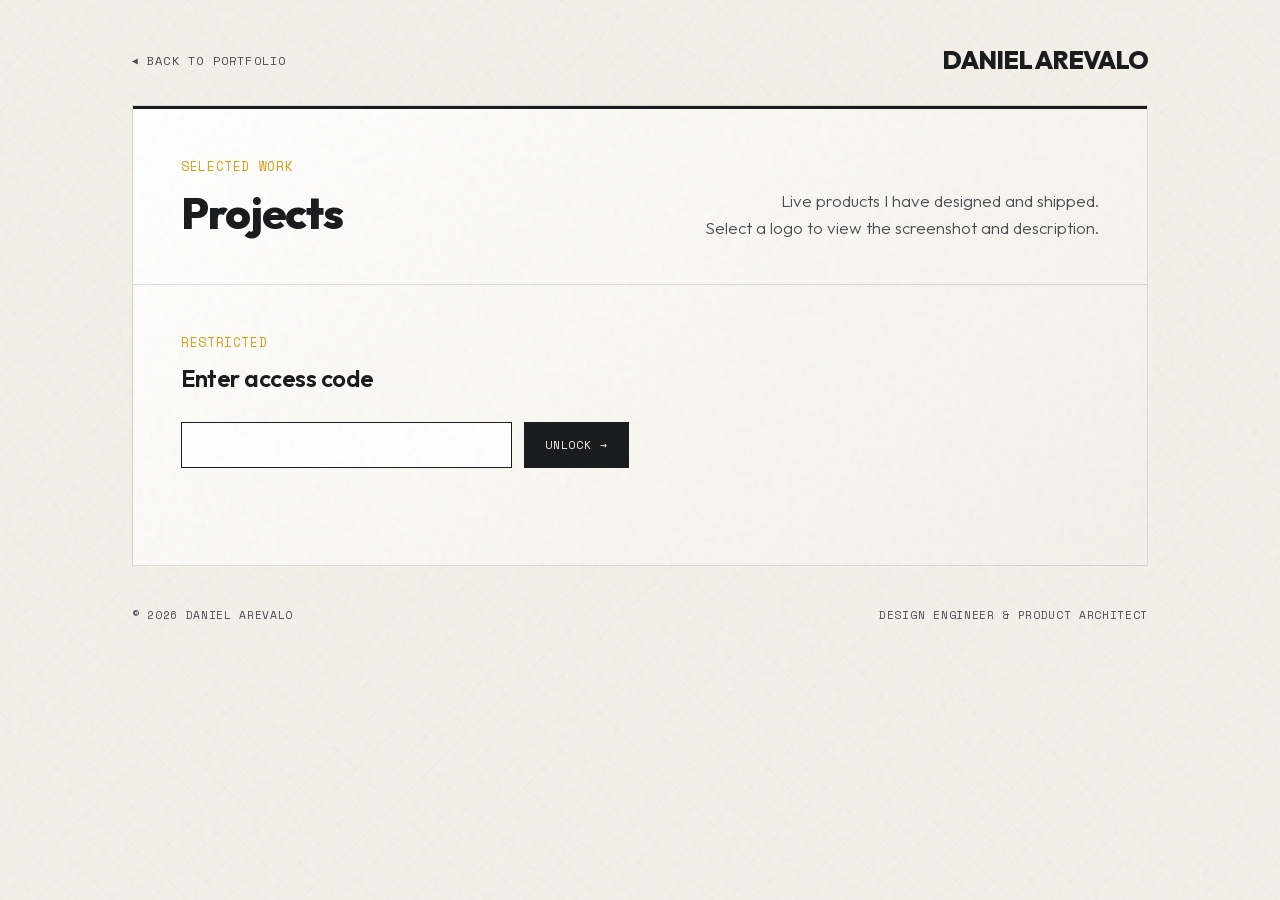
<file: projects.html>
<!DOCTYPE html>
<html lang="en">
<head>
    <meta charset="UTF-8">
    <meta name="viewport" content="width=device-width, initial-scale=1.0">
    <title>Projects | Daniel Arevalo</title>
    <meta name="description" content="Selected work by Daniel Arevalo — AI-powered products, industrial systems, and agentic workflows.">
    <link rel="canonical" href="https://danielfae.com/projects.html">
    <meta property="og:type" content="website">
    <meta property="og:site_name" content="Daniel Arevalo">
    <meta property="og:title" content="Projects | Daniel Arevalo">
    <meta property="og:description" content="Selected work by Daniel Arevalo — AI-powered products, industrial systems, and agentic workflows.">
    <meta property="og:url" content="https://danielfae.com/projects.html">
    <meta property="og:image" content="https://danielfae.com/assets/og-image.jpg">
    <meta property="og:image:type" content="image/jpeg">
    <meta property="og:image:width" content="1200">
    <meta property="og:image:height" content="630">
    <meta property="og:image:alt" content="Daniel Arevalo, Design Engineer and Product Architect">
    <meta name="twitter:card" content="summary_large_image">
    <meta name="twitter:title" content="Projects | Daniel Arevalo">
    <meta name="twitter:description" content="Selected work by Daniel Arevalo — AI-powered products, industrial systems, and agentic workflows.">
    <meta name="twitter:image" content="https://danielfae.com/assets/og-image.jpg">
    <link rel="icon" type="image/svg+xml" href="favicon/ÆSquare.svg">
    <link rel="icon" type="image/png" sizes="32x32" href="favicon/ÆSquare-32.png">
    <link rel="apple-touch-icon" href="favicon/ÆSquare-ios.png">
    <link rel="preload" href="assets/fonts/outfit-300-latin.woff2" as="font" type="font/woff2" crossorigin>
    <link rel="stylesheet" href="assets/fonts/fonts.css">
    <link rel="stylesheet" href="name-mark.css">
    <style>
        :root {
            --vellum-base: #f4f1ea;
            --vellum-highlight: #ffffff;
            --ink-deep: #1a1c1e;
            --ink-faded: #4a4d52;
            --etched-line: rgba(26, 28, 30, 0.15);
            --copper-accent: #b87333;
            --hazard-amber: #d4a017;
            --grain-opacity: 0.06;
        }

        * {
            margin: 0;
            padding: 0;
            box-sizing: border-box;
        }

        html {
            scroll-behavior: smooth;
        }

        body {
            background-color: var(--vellum-base);
            color: var(--ink-deep);
            font-family: 'Outfit', sans-serif;
            min-height: 100vh;
            line-height: 1.6;
            overflow-x: hidden;
        }

        .vellum-texture {
            position: fixed;
            inset: 0;
            pointer-events: none;
            z-index: 9999;
            opacity: var(--grain-opacity);
            background: url("data:image/svg+xml,%3Csvg viewBox='0 0 200 200' xmlns='http://www.w3.org/2000/svg'%3E%3Cfilter id='noiseFilter'%3E%3CfeTurbulence type='fractalNoise' baseFrequency='0.65' numOctaves='3' stitchTiles='stitch'/%3E%3C/filter%3E%3Crect width='100%25' height='100%25' filter='url(%23noiseFilter)'/%3E%3C/svg%3E");
            mix-blend-mode: multiply;
        }

        .topography-bg {
            position: fixed;
            inset: 0;
            z-index: -1;
            opacity: 0.18;
            background-image: url("data:image/svg+xml,%3Csvg width='1200' height='1200' viewBox='0 0 1200 1200' xmlns='http://www.w3.org/2000/svg'%3E%3Cdefs%3E%3Cpattern id='diagonalGrid' width='150' height='150' patternUnits='userSpaceOnUse'%3E%3Cpath d='M0 0 L150 150' stroke='%231a1c1e' stroke-width='0.5' fill='none'/%3E%3Cpath d='M150 0 L0 150' stroke='%231a1c1e' stroke-width='0.5' fill='none'/%3E%3C/pattern%3E%3C/defs%3E%3Crect width='100%25' height='100%25' fill='url(%23diagonalGrid)'/%3E%3C/svg%3E");
            background-size: 300px 300px;
        }

        .container {
            max-width: 1080px;
            margin: 0 auto;
            padding: 3rem 2rem 5rem;
            position: relative;
        }

        .back-link {
            display: inline-flex;
            align-items: center;
            gap: 0.5rem;
            color: var(--ink-faded);
            text-decoration: none;
            font-family: 'Space Mono', monospace;
            font-size: 0.75rem;
            letter-spacing: 0.1em;
            text-transform: uppercase;
            margin-bottom: 2rem;
            transition: color 0.2s;
        }

        .back-link:hover {
            color: var(--ink-deep);
        }

        .back-link::before {
            content: '◀';
            font-size: 0.6rem;
        }

        .projects-shell {
            background: linear-gradient(135deg, var(--vellum-highlight) 0%, var(--vellum-base) 100%);
            border: 1px solid var(--etched-line);
        }

        .top-border {
            height: 3px;
            background: var(--ink-deep);
        }

        .page-header {
            display: flex;
            align-items: flex-end;
            justify-content: space-between;
            gap: 2.5rem;
            padding: 3rem 3rem 2.25rem;
            border-bottom: 1px solid var(--etched-line);
        }

        .page-header h1 {
            font-size: clamp(2rem, 5vw, 2.75rem);
            font-weight: 800;
            letter-spacing: -0.03em;
        }

        .mono {
            font-family: 'Space Mono', monospace;
            font-size: 0.8rem;
            color: var(--hazard-amber);
            letter-spacing: 0.05em;
            text-transform: uppercase;
        }

        .page-lede {
            color: var(--ink-faded);
            font-size: 1.05rem;
            max-width: 36ch;
            font-weight: 300;
            text-align: right;
            margin: 0 0 0.35em;
            flex: 1 1 16rem;
        }

        .favicon-carousel {
            position: relative;
        }

        .favicon-carousel__nudge {
            display: none;
        }

        .favicon-list {
            display: grid;
            grid-template-columns: repeat(6, minmax(0, 1fr));
            gap: 0.75rem;
            padding: 1.5rem 3rem 2rem;
            border-bottom: 1px solid var(--etched-line);
            list-style: none;
        }

        .favicon-card {
            aspect-ratio: 1;
            display: flex;
            align-items: center;
            justify-content: center;
            padding: 18%;
            background: var(--vellum-highlight);
            border: 1px solid var(--etched-line);
            text-decoration: none;
            transition: transform 0.25s cubic-bezier(0.165, 0.84, 0.44, 1), box-shadow 0.25s ease, border-color 0.2s ease;
        }

        .favicon-card img {
            width: 100%;
            height: 100%;
            object-fit: contain;
            display: block;
        }

        .favicon-card:hover,
        .favicon-card:focus-visible {
            transform: translateY(-3px);
            border-color: var(--ink-deep);
            box-shadow: 0 8px 20px rgba(26, 28, 30, 0.08);
            outline: none;
        }

        .favicon-card.is-active {
            border-color: var(--ink-deep);
            box-shadow: inset 0 -3px 0 var(--hazard-amber);
        }

        .favicon-card--dark {
            background: #111113;
            border-color: rgba(26, 28, 30, 0.35);
        }

        .project-stack {
            display: flex;
            flex-direction: column;
            gap: 0;
        }

        .project-block {
            display: none;
            padding: 2.5rem 3rem;
        }

        .project-block.is-active {
            display: block;
        }

        .favicon-list li[hidden],
        .project-block[hidden] {
            display: none !important;
        }

        .project-shot {
            display: block;
            overflow: hidden;
            border: 1px solid var(--etched-line);
            background: #111;
            margin-bottom: 1.25rem;
        }

        .project-shot img {
            display: block;
            width: 100%;
            aspect-ratio: 16 / 10;
            object-fit: cover;
            object-position: top center;
        }

        .project-shot--cycle {
            position: relative;
        }

        .project-shot--cycle img {
            transition: opacity 0.7s ease;
        }

        .project-shot--cycle img.is-on {
            opacity: 1;
        }

        .project-shot--cycle img:not(.is-on) {
            opacity: 0;
        }

        .project-shot--cycle img + img {
            position: absolute;
            inset: 0;
            height: 100%;
        }

        @media (prefers-reduced-motion: reduce) {
            .project-shot--cycle img {
                transition: none;
            }

            .favicon-list {
                will-change: auto;
            }
        }

        .project-meta {
            display: flex;
            align-items: center;
            gap: 0.75rem;
            margin-bottom: 0.75rem;
        }

        .project-meta img {
            width: 28px;
            height: 28px;
            object-fit: contain;
            flex-shrink: 0;
        }

        .project-link {
            font-family: 'Space Mono', monospace;
            font-size: 0.78rem;
            letter-spacing: 0.06em;
            text-transform: uppercase;
            color: var(--ink-deep);
            text-decoration: none;
            border-bottom: 1px solid transparent;
            transition: color 0.2s ease, border-color 0.2s ease;
        }

        .project-link:hover {
            color: var(--copper-accent);
            border-bottom-color: var(--copper-accent);
        }

        .project-copy {
            color: var(--ink-faded);
            font-size: 1.02rem;
            font-weight: 300;
        }

        footer {
            margin-top: 2.5rem;
            display: flex;
            justify-content: space-between;
            gap: 1.5rem;
            color: var(--ink-faded);
            font-family: 'Space Mono', monospace;
            font-size: 0.7rem;
            letter-spacing: 0.06em;
            text-transform: uppercase;
        }

        @media (max-width: 1024px) {
            .container {
                padding: 2rem 1.25rem 3.5rem;
            }

            .page-header,
            .favicon-list,
            .project-block {
                padding-left: 1.25rem;
                padding-right: 1.25rem;
            }

            .page-header {
                flex-direction: column;
                align-items: flex-start;
                gap: 0.35rem;
                padding: 1.05rem 1.25rem 0.75rem;
                min-height: 0;
            }

            .page-header-titles {
                display: flex;
                flex-direction: row;
                align-items: baseline;
                justify-content: space-between;
                gap: 1rem;
                width: 100%;
            }

            .page-header-titles .mono {
                margin: 0;
            }

            .page-header h1 {
                font-size: 1.7rem;
                line-height: 1.05;
                margin: 0;
                text-align: right;
            }

            .page-lede {
                text-align: left;
                max-width: none;
                margin: 0;
                flex: none;
                font-size: 0.92rem;
                line-height: 1.4;
            }

            .page-lede br {
                display: none;
            }

            .back-link {
                margin-bottom: 0.9rem;
            }

            .favicon-carousel {
                position: sticky;
                top: 0;
                z-index: 3;
                overflow: hidden;
                background: linear-gradient(135deg, var(--vellum-highlight) 0%, var(--vellum-base) 100%);
                border-bottom: 1px solid var(--etched-line);
                touch-action: pan-y;
            }

            .favicon-carousel__nudge {
                display: block;
                position: absolute;
                top: 0;
                bottom: 0;
                width: 4.5rem;
                z-index: 4;
                border: 0;
                padding: 0;
                appearance: none;
                -webkit-appearance: none;
                background: transparent;
            }

            .favicon-carousel__nudge--prev {
                left: 0;
                cursor: w-resize;
                background: linear-gradient(90deg, rgba(244, 241, 234, 0.92) 0%, rgba(244, 241, 234, 0) 100%);
                opacity: 0;
                transition: opacity 0.28s ease;
            }

            .favicon-carousel__nudge--next {
                right: 0;
                cursor: e-resize;
                background: linear-gradient(270deg, rgba(244, 241, 234, 0.92) 0%, rgba(244, 241, 234, 0) 100%);
                opacity: 0;
                transition: opacity 0.28s ease;
            }

            .favicon-carousel:hover .favicon-carousel__nudge--prev,
            .favicon-carousel:hover .favicon-carousel__nudge--next {
                opacity: 1;
            }

            .favicon-list {
                display: flex;
                gap: 0.75rem;
                width: max-content;
                padding: 0.85rem 1.25rem 0.95rem;
                border-bottom: none;
                will-change: transform;
            }

            .favicon-list li {
                flex: 0 0 143px;
                width: 143px;
            }

            .project-block,
            .project-block.is-active {
                display: block;
                padding-top: 1.75rem;
                padding-bottom: 1.75rem;
                border-bottom: 1px solid var(--etched-line);
                scroll-margin-top: 13rem;
            }

            .project-block:last-child {
                border-bottom: none;
            }

            .project-shot {
                display: none;
            }

            footer {
                flex-direction: column;
                text-align: left;
            }
        }

        .projects-content {
            display: none;
        }

        html.is-unlocked .projects-content {
            display: block;
        }

        .lock-panel {
            padding: 3rem;
            min-height: 280px;
        }

        html.is-unlocked .lock-panel {
            display: none;
        }

        .lock-panel h2 {
            font-size: 1.5rem;
            font-weight: 600;
            letter-spacing: -0.02em;
            margin: 0.35rem 0 1.5rem;
        }

        .lock-form {
            display: flex;
            flex-wrap: wrap;
            gap: 0.75rem;
            align-items: stretch;
            max-width: 28rem;
        }

        .lock-form input {
            flex: 1 1 12rem;
            min-width: 0;
            padding: 0.75rem 0.9rem;
            border: 1px solid var(--etched-line);
            background: var(--vellum-highlight);
            color: var(--ink-deep);
            font-family: 'Outfit', sans-serif;
            font-size: 1rem;
        }

        .lock-form input:focus {
            outline: none;
            border-color: var(--ink-deep);
        }

        .lock-form button {
            padding: 0.75rem 1.25rem;
            border: 1px solid var(--ink-deep);
            background: var(--ink-deep);
            color: var(--vellum-base);
            font-family: 'Space Mono', monospace;
            font-size: 0.72rem;
            letter-spacing: 0.08em;
            text-transform: uppercase;
            cursor: pointer;
            transition: background 0.2s ease, color 0.2s ease;
        }

        .lock-form button:hover {
            background: var(--copper-accent);
            border-color: var(--copper-accent);
        }

        .lock-error {
            flex-basis: 100%;
            margin: 0;
            font-family: 'Space Mono', monospace;
            font-size: 0.72rem;
            letter-spacing: 0.04em;
            color: #8f1717;
        }

        .lock-error[hidden] {
            display: none;
        }

        .visually-hidden {
            position: absolute;
            width: 1px;
            height: 1px;
            padding: 0;
            margin: -1px;
            overflow: hidden;
            clip: rect(0, 0, 0, 0);
            white-space: nowrap;
            border: 0;
        }

        @media (max-width: 1024px) {
            .lock-panel {
                padding: 1.75rem 1.25rem 2.25rem;
            }
        }

        @media (max-width: 1000px) {
            .container {
                padding: 1.15rem 0.9rem 2.75rem;
            }

            .page-header {
                padding: 0.8rem 1rem 0.55rem;
                gap: 0.2rem;
            }

            .page-header h1 {
                font-size: 1.55rem;
            }

            .page-lede {
                font-size: 0.86rem;
            }

            .favicon-list {
                padding-left: 1rem;
                padding-right: 1rem;
            }
        }
    </style>
    <script>
        if (sessionStorage.getItem('projects-unlocked') === '1' && sessionStorage.getItem('projects-portfolio')) {
            document.documentElement.classList.add('is-unlocked');
        }
    </script>
</head>
<body>
    <div class="vellum-texture"></div>
    <div class="topography-bg"></div>

    <div class="container">
        <div class="page-topbar">
            <a href="/" class="back-link">Back to Portfolio</a>
            <a href="/" class="name-mark" data-name-mark data-name="DANIEL AREVALO" aria-label="Daniel Arevalo, home">DANIEL AREVALO</a>
        </div>

        <div class="projects-shell">
            <div class="top-border"></div>
            <header class="page-header">
                <div class="page-header-titles">
                    <p class="mono">Selected Work</p>
                    <h1>Projects</h1>
                </div>
                <p class="page-lede">Live products I have designed and shipped. <br> Select a logo to view the screenshot and description.</p>
            </header>

            <div class="lock-panel" id="lockPanel">
                <p class="mono">Restricted</p>
                <h2>Enter access code</h2>
                <form class="lock-form" id="lockForm">
                    <label class="visually-hidden" for="projectPassword">Access code</label>
                    <input type="password" id="projectPassword" name="password" autocomplete="current-password" required autofocus>
                    <button type="submit">Unlock →</button>
                    <p class="lock-error" id="lockError" hidden>That code is not on the list.</p>
                </form>
            </div>

            <div class="projects-content" id="projectsContent">
            <div class="favicon-carousel" data-logo-carousel>
            <button type="button" class="favicon-carousel__nudge favicon-carousel__nudge--prev" aria-label="Previous project marks"></button>
            <button type="button" class="favicon-carousel__nudge favicon-carousel__nudge--next" aria-label="Next project marks"></button>
            <ul class="favicon-list" aria-label="Project marks">
                <li>
                    <a class="favicon-card favicon-card--dark is-active" href="#aekora" aria-label="Ækora" aria-current="true">
                        <img src="assets/projects/aekora.favicon.png" alt="">
                    </a>
                </li>
                <li>
                    <a class="favicon-card favicon-card--dark" href="#nis2chat" aria-label="NIS2 Chat">
                        <img src="assets/projects/nis2chat.favicon.png" alt="">
                    </a>
                </li>
                <li>
                    <a class="favicon-card favicon-card--dark" href="#nis2intel" aria-label="NIS2INTEL">
                        <img src="assets/projects/nis2intel.favicon.svg" alt="">
                    </a>
                </li>
                <li>
                    <a class="favicon-card favicon-card--dark" href="#biioroom" aria-label="BIIO Training Room">
                        <img src="assets/projects/biioroom.favicon.png" alt="">
                    </a>
                </li>
                <li>
                    <a class="favicon-card favicon-card--dark" href="#biiofit" aria-label="BiiO Fit">
                        <img src="assets/projects/biiofit.favicon.svg" alt="">
                    </a>
                </li>
                <li>
                    <a class="favicon-card favicon-card--dark" href="#ieva" aria-label="IEVA">
                        <img src="assets/projects/ieva.favicon.png" alt="">
                    </a>
                </li>
            </ul>
            </div>

            <div class="project-stack">
                <article class="project-block is-active" id="aekora">
                    <a class="project-shot" href="https://aekora.com/" target="_blank" rel="noopener noreferrer">
                        <img src="assets/projects/aekora.shot.jpg" alt="Above-the-fold screenshot of aekora.com" width="1024" height="654" fetchpriority="high">
                    </a>
                    <div class="project-meta">
                        <img src="assets/projects/aekora.favicon.png" alt="">
                        <a class="project-link" href="https://aekora.com/" target="_blank" rel="noopener noreferrer">aekora.com →</a>
                    </div>
                    <p class="project-copy">AI systems for growth: bulk document processing with local models, AI positioning so brands get recommended in conversations, and branded presence inside ChatGPT.</p>
                </article>

                <article class="project-block" id="nis2chat">
                    <a class="project-shot" href="https://nis2.chat/" target="_blank" rel="noopener noreferrer">
                        <img src="assets/projects/nis2chat.shot.jpg" alt="Above-the-fold screenshot of nis2.chat" width="1024" height="920" loading="lazy">
                    </a>
                    <div class="project-meta">
                        <img src="assets/projects/nis2chat.favicon.png" alt="">
                        <a class="project-link" href="https://nis2.chat/" target="_blank" rel="noopener noreferrer">nis2.chat →</a>
                    </div>
                    <p class="project-copy">A jurisdiction-specific NIS2 compliance assistant. Pick an EU member state and get guidance, gap analysis, and a prioritized roadmap grounded in how that country transposes the directive.</p>
                </article>

                <article class="project-block" id="nis2intel">
                    <a class="project-shot project-shot--cycle" href="https://nis2intel.com/" target="_blank" rel="noopener noreferrer">
                        <img class="is-on" src="assets/projects/nis2intel.shot.jpg" alt="Above-the-fold screenshot of nis2intel.com" width="1024" height="677" loading="lazy">
                        <img src="assets/projects/nis2intel.shot-tracker.jpg" alt="Screenshot of the NIS2INTEL EU transposition tracker" width="1024" height="817" loading="lazy">
                    </a>
                    <div class="project-meta">
                        <img src="assets/projects/nis2intel.favicon.svg" alt="">
                        <a class="project-link" href="https://nis2intel.com/" target="_blank" rel="noopener noreferrer">nis2intel.com →</a>
                    </div>
                    <p class="project-copy">Country-by-country NIS2 transposition tracking. National law progress, deltas, and compliance risk across the EU in one operating view, with a direct path into NIS2 Chat.</p>
                </article>

                <article class="project-block" id="biioroom">
                    <a class="project-shot project-shot--cycle" href="https://biioroom.com/" target="_blank" rel="noopener noreferrer">
                        <img class="is-on" src="assets/projects/biioroom.shot.jpg" alt="Above-the-fold screenshot of biioroom.com" width="1024" height="873" loading="lazy">
                        <img src="assets/projects/biioroom.shot-paths.jpg" alt="Screenshot of the BIIO Training Room user or trainer path selection" width="1024" height="711" loading="lazy">
                    </a>
                    <div class="project-meta">
                        <img src="assets/projects/biioroom.favicon.png" alt="">
                        <a class="project-link" href="https://biioroom.com/" target="_blank" rel="noopener noreferrer">biioroom.com →</a>
                    </div>
                    <p class="project-copy">Web application for a private training room in Colombia that you rent by the hour — with friends, your own trainer, or a scheduled class. Strength, mobility, cardio, and functional work in a space that is yours for the hour.</p>
                </article>

                <article class="project-block" id="biiofit">
                    <a class="project-shot project-shot--cycle" href="https://biio.fit/" target="_blank" rel="noopener noreferrer">
                        <img class="is-on" src="assets/projects/biiofit.shot.jpg" alt="Above-the-fold screenshot of biio.fit" width="1024" height="719" loading="lazy">
                        <img src="assets/projects/biiofit.shot-calendar.jpg" alt="Screenshot of the BiiO 90-day fitness and meal calendar" width="1024" height="851" loading="lazy">
                    </a>
                    <div class="project-meta">
                        <img src="assets/projects/biiofit.favicon.svg" alt="">
                        <a class="project-link" href="https://biio.fit/" target="_blank" rel="noopener noreferrer">biio.fit →</a>
                    </div>
                    <p class="project-copy">The BiiO fit method is a proudct with a calendar for training and nutrition, a 90-day workout program, and VITA, a Spanish-speaking voice trainer that guides each session and adjusts the next one from what you logged.</p>
                </article>

                <article class="project-block" id="ieva">
                    <a class="project-shot" href="https://ieva.pro/" target="_blank" rel="noopener noreferrer">
                        <img src="assets/projects/ieva.shot.jpg" alt="Above-the-fold screenshot of ieva.pro" width="1440" height="900" loading="lazy">
                    </a>
                    <div class="project-meta">
                        <img src="assets/projects/ieva.favicon.png" alt="">
                        <a class="project-link" href="https://ieva.pro/" target="_blank" rel="noopener noreferrer">ieva.pro →</a>
                    </div>
                    <p class="project-copy">IEVA — Integrated Executive Virtual Assistant, by Ækora. One governed layer across inboxes, calendars, documents, and meetings that remembers context, delegates to specialist agents, and keeps consequential action under human oversight.</p>
                </article>
            </div>
            </div>
        </div>

        <footer>
            <div>© 2026 Daniel Arevalo</div>
            <div>Design Engineer &amp; Product Architect</div>
        </footer>
    </div>

    <script>
        (function () {
            // Access codes map to a portfolio view. Halliburton hides BiiO projects.
            const PORTFOLIOS = {
                AlphaSense: { exclude: [] },
                AIPortfolio: { exclude: [] },
                Halliburton: { exclude: ['biioroom', 'biiofit'] },
            };

            const storageKey = 'projects-unlocked';
            const portfolioKey = 'projects-portfolio';
            const form = document.getElementById('lockForm');
            const input = document.getElementById('projectPassword');
            const error = document.getElementById('lockError');

            let cards = [];
            let blocks = [];
            let ids = new Set();
            let projectsReady = false;

            function getPortfolioConfig(code) {
                return Object.prototype.hasOwnProperty.call(PORTFOLIOS, code) ? PORTFOLIOS[code] : null;
            }

            function refreshCollections() {
                cards = [...document.querySelectorAll('.favicon-card')].filter((card) => {
                    const item = card.closest('li');
                    return !item || !item.hidden;
                });
                blocks = [...document.querySelectorAll('.project-block')].filter((block) => !block.hidden);
                ids = new Set(blocks.map((block) => block.id));
            }

            function applyPortfolioFilter(excludeIds) {
                const exclude = new Set(excludeIds || []);
                document.querySelectorAll('.favicon-card').forEach((card) => {
                    const id = (card.getAttribute('href') || '').slice(1);
                    const item = card.closest('li');
                    if (item) item.hidden = exclude.has(id);
                });
                document.querySelectorAll('.project-block').forEach((block) => {
                    const hidden = exclude.has(block.id);
                    block.hidden = hidden;
                    if (hidden) {
                        block.classList.remove('is-active');
                    }
                });
                refreshCollections();
            }

            function unlock(code) {
                const config = getPortfolioConfig(code);
                if (!config) return false;

                document.documentElement.classList.add('is-unlocked');
                sessionStorage.setItem(storageKey, '1');
                sessionStorage.setItem(portfolioKey, code);
                applyPortfolioFilter(config.exclude);
                if (error) error.hidden = true;
                if (input) input.value = '';

                if (projectsReady && blocks.length) {
                    const activeId = idFromHash();
                    setActive(activeId, { alignLogo: true });
                    syncHash(activeId);
                }
                return true;
            }

            function isAllowed(value) {
                return Boolean(getPortfolioConfig(value.trim()));
            }

            const savedCode = sessionStorage.getItem(portfolioKey);
            if (sessionStorage.getItem(storageKey) === '1' && savedCode && getPortfolioConfig(savedCode)) {
                unlock(savedCode);
            } else {
                sessionStorage.removeItem(storageKey);
                sessionStorage.removeItem(portfolioKey);
                refreshCollections();
            }

            if (form && input) {
                form.addEventListener('submit', (event) => {
                    event.preventDefault();
                    const code = input.value.trim();
                    if (isAllowed(code) && unlock(code)) {
                        return;
                    }
                    if (error) error.hidden = false;
                    input.select();
                });
            }

            if (!cards.length || !blocks.length) return;
            const logoCarousel = document.querySelector('[data-logo-carousel]');
            const logoList = document.querySelector('.favicon-list');
            const mobileQuery = window.matchMedia('(max-width: 1024px)');
            const reduceMotionQuery = window.matchMedia('(prefers-reduced-motion: reduce)');

            function isMobileLayout() {
                return mobileQuery.matches;
            }

            const logoMotion = (function setupLogoCarousel() {
                const prev = logoCarousel && logoCarousel.querySelector('.favicon-carousel__nudge--prev');
                const next = logoCarousel && logoCarousel.querySelector('.favicon-carousel__nudge--next');
                let offset = 0;
                let direction = 1;
                let steer = 0;
                let dragging = false;
                let dragMoved = false;
                let dragStartX = 0;
                let dragStartOffset = 0;
                let lastTime = 0;
                let frame = 0;

                function maxOffset() {
                    if (!logoCarousel || !logoList) return 0;
                    return Math.max(0, logoList.scrollWidth - logoCarousel.clientWidth);
                }

                function apply() {
                    const max = maxOffset();
                    offset = Math.min(max, Math.max(0, offset));
                    if (!logoList) return;
                    logoList.style.transform = isMobileLayout() && offset
                        ? 'translate3d(' + (-offset) + 'px,0,0)'
                        : isMobileLayout()
                            ? 'translate3d(0,0,0)'
                            : '';
                }

                function tileStep() {
                    const item = logoList && logoList.querySelector('li');
                    if (!item) return 155;
                    const styles = window.getComputedStyle(logoList);
                    const gap = parseFloat(styles.columnGap || styles.gap) || 12;
                    return item.getBoundingClientRect().width + gap;
                }

                function stepBy(deltaTiles) {
                    offset += deltaTiles * tileStep();
                    direction = deltaTiles >= 0 ? 1 : -1;
                    apply();
                }

                function alignTo(id) {
                    if (!logoList || !isMobileLayout()) return;
                    const card = cards.find((item) => item.getAttribute('href') === '#' + id);
                    const item = card && card.closest('li');
                    if (!item) return;
                    offset = item.offsetLeft - (logoCarousel.clientWidth - item.offsetWidth) / 2;
                    apply();
                }

                function tick(now) {
                    frame = window.requestAnimationFrame(tick);
                    if (!isMobileLayout()) {
                        lastTime = now;
                        return;
                    }
                    const dt = Math.min(32, now - lastTime || 16);
                    lastTime = now;
                    const max = maxOffset();
                    if (max <= 0 || dragging) {
                        apply();
                        return;
                    }

                    let speed = reduceMotionQuery.matches ? 0 : 16;
                    if (steer !== 0) {
                        speed = 120;
                        direction = steer;
                    }
                    if (!speed) return;

                    offset += direction * speed * dt / 1000;
                    if (offset >= max) {
                        offset = max;
                        direction = -1;
                    } else if (offset <= 0) {
                        offset = 0;
                        direction = 1;
                    }
                    apply();
                }

                function bindNudge(button, dir) {
                    if (!button) return;
                    button.addEventListener('pointerenter', () => { steer = dir; });
                    button.addEventListener('pointerleave', () => { steer = 0; });
                    button.addEventListener('click', (event) => {
                        event.preventDefault();
                        stepBy(dir);
                    });
                }

                if (logoCarousel && logoList) {
                    bindNudge(prev, -1);
                    bindNudge(next, 1);

                    logoCarousel.addEventListener('pointerdown', (event) => {
                        if (!isMobileLayout() || event.target.closest('.favicon-carousel__nudge')) return;
                        dragging = true;
                        dragMoved = false;
                        dragStartX = event.clientX;
                        dragStartOffset = offset;
                        logoCarousel.setPointerCapture(event.pointerId);
                    });

                    logoCarousel.addEventListener('pointermove', (event) => {
                        if (!dragging) return;
                        const delta = dragStartX - event.clientX;
                        if (Math.abs(delta) > 6) dragMoved = true;
                        offset = dragStartOffset + delta;
                        apply();
                    });

                    const endDrag = () => { dragging = false; };
                    logoCarousel.addEventListener('pointerup', endDrag);
                    logoCarousel.addEventListener('pointercancel', endDrag);

                    window.addEventListener('resize', apply);
                    mobileQuery.addEventListener('change', () => {
                        if (!isMobileLayout()) {
                            offset = 0;
                            logoList.style.transform = '';
                        }
                        apply();
                    });

                    frame = window.requestAnimationFrame(tick);
                }

                return { alignTo, consumedClick: () => dragMoved };
            }());

            const cycles = new Map();
            document.querySelectorAll('.project-shot--cycle').forEach((root) => {
                const block = root.closest('.project-block');
                if (!block) return;
                cycles.set(block.id, {
                    frames: [...root.querySelectorAll('img')],
                    timer: null,
                    index: 0,
                });
            });

            function stopShotCycle(cycle) {
                if (cycle.timer) {
                    clearInterval(cycle.timer);
                    cycle.timer = null;
                }
            }

            function showCycleFrame(cycle, index) {
                cycle.index = index;
                cycle.frames.forEach((frame, frameIndex) => {
                    frame.classList.toggle('is-on', frameIndex === index);
                });
            }

            function startShotCycle(cycle) {
                if (!cycle.frames.length) return;
                stopShotCycle(cycle);
                showCycleFrame(cycle, 0);
                cycle.timer = setInterval(() => {
                    showCycleFrame(cycle, (cycle.index + 1) % cycle.frames.length);
                }, 5000);
            }

            function stopAllShotCycles() {
                cycles.forEach((cycle) => {
                    stopShotCycle(cycle);
                    showCycleFrame(cycle, 0);
                });
            }

            function setActive(id, options = {}) {
                const mobile = isMobileLayout();
                cards.forEach((card) => {
                    const isActive = card.getAttribute('href') === '#' + id;
                    card.classList.toggle('is-active', isActive);
                    if (isActive) {
                        card.setAttribute('aria-current', 'true');
                    } else {
                        card.removeAttribute('aria-current');
                    }
                });
                blocks.forEach((block) => block.classList.toggle('is-active', block.id === id));

                if (mobile) {
                    stopAllShotCycles();
                    if (options.alignLogo) logoMotion.alignTo(id);
                    if (options.scrollToBlock) {
                        const target = document.getElementById(id);
                        if (target) target.scrollIntoView({ behavior: 'smooth', block: 'start' });
                    }
                    return;
                }

                cycles.forEach((cycle, cycleId) => {
                    if (cycleId === id) {
                        startShotCycle(cycle);
                    } else {
                        stopShotCycle(cycle);
                        showCycleFrame(cycle, 0);
                    }
                });
            }

            function idFromHash() {
                const id = location.hash.replace('#', '');
                return ids.has(id) ? id : blocks[0].id;
            }

            function syncHash(id) {
                if (location.hash !== '#' + id) {
                    history.replaceState(null, '', '#' + id);
                }
            }

            setActive(idFromHash(), { alignLogo: true });
            projectsReady = true;

            const observer = new IntersectionObserver((entries) => {
                if (!isMobileLayout()) return;
                const visible = entries
                    .filter((entry) => entry.isIntersecting)
                    .sort((a, b) => b.intersectionRatio - a.intersectionRatio)[0];
                if (!visible) return;
                setActive(visible.target.id);
                syncHash(visible.target.id);
            }, { rootMargin: '-25% 0px -55% 0px', threshold: [0.15, 0.4, 0.7] });

            blocks.forEach((block) => observer.observe(block));

            window.addEventListener('hashchange', () => {
                setActive(idFromHash(), { alignLogo: true, scrollToBlock: isMobileLayout() });
            });

            mobileQuery.addEventListener('change', () => {
                setActive(idFromHash(), { alignLogo: true });
            });

            cards.forEach((card) => {
                card.addEventListener('click', (event) => {
                    event.preventDefault();
                    if (logoMotion.consumedClick()) return;
                    const id = card.getAttribute('href').slice(1);
                    setActive(id, { alignLogo: true, scrollToBlock: isMobileLayout() });
                    syncHash(id);
                });
            });
        })();
    </script>
    <script src="name-mark.js"></script>
</body>
</html>
</file>
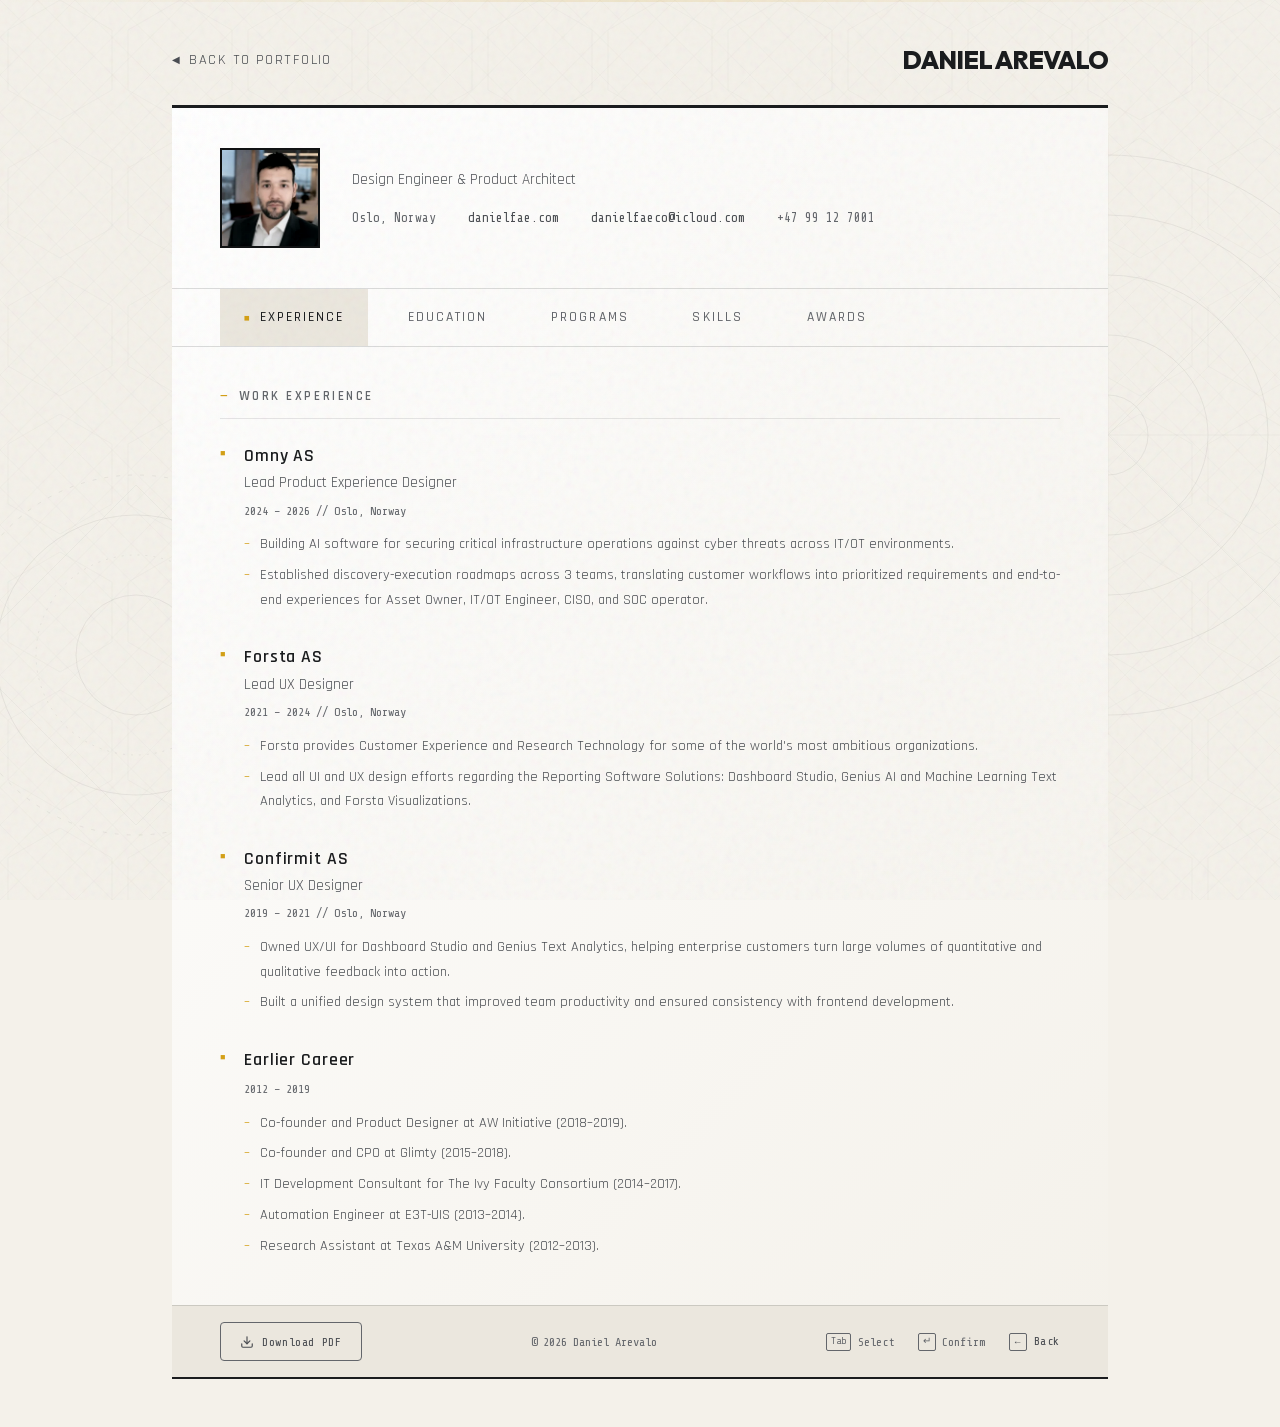
<file: resume.html>
<!DOCTYPE html>
<html lang="en">
<head>
    <meta charset="UTF-8">
    <meta name="viewport" content="width=device-width, initial-scale=1.0">
    <title>Daniel Arevalo | Resume</title>
    <meta name="description" content="Resume of Daniel Arevalo, Design Engineer &amp; Product Architect. Experience across industrial AI, enterprise SaaS, and agentic product systems.">
    <link rel="canonical" href="https://danielfae.com/resume.html">
    <meta property="og:type" content="website">
    <meta property="og:site_name" content="Daniel Arevalo">
    <meta property="og:title" content="Daniel Arevalo | Resume">
    <meta property="og:description" content="Design Engineer &amp; Product Architect. Experience across industrial AI, enterprise SaaS, and agentic product systems.">
    <meta property="og:url" content="https://danielfae.com/resume.html">
    <meta property="og:image" content="https://danielfae.com/assets/og-image.jpg">
    <meta property="og:image:type" content="image/jpeg">
    <meta property="og:image:width" content="1200">
    <meta property="og:image:height" content="630">
    <meta property="og:image:alt" content="Daniel Arevalo, Design Engineer and Product Architect">
    <meta name="twitter:card" content="summary_large_image">
    <meta name="twitter:title" content="Daniel Arevalo | Resume">
    <meta name="twitter:description" content="Design Engineer &amp; Product Architect. Experience across industrial AI, enterprise SaaS, and agentic product systems.">
    <meta name="twitter:image" content="https://danielfae.com/assets/og-image.jpg">
    <link rel="icon" type="image/svg+xml" href="favicon/ÆSquare.svg">
    <link rel="icon" type="image/png" sizes="32x32" href="favicon/ÆSquare-32.png">
    <link rel="apple-touch-icon" href="favicon/ÆSquare-ios.png">
    <link rel="preload" href="assets/fonts/outfit-300-latin.woff2" as="font" type="font/woff2" crossorigin>
    <link rel="stylesheet" href="assets/fonts/fonts.css">
    <link rel="stylesheet" href="name-mark.css">
    <style>
        :root {
            --bg-base: #f4f1ea;
            --bg-light: #ffffff;
            --bg-dark: #ebe7de;
            --text-primary: #1a1c1e;
            --text-secondary: #4a4d52;
            --text-muted: #63666b;
            --accent-dark: #1a1c1e;
            --accent-amber: #d4a017;
            --line-color: rgba(26, 28, 30, 0.15);
            --line-light: rgba(26, 28, 30, 0.1);
        }

        * {
            margin: 0;
            padding: 0;
            box-sizing: border-box;
        }

        body {
            font-family: 'Rajdhani', sans-serif;
            background: var(--bg-base);
            color: var(--text-primary);
            min-height: 100vh;
            line-height: 1.5;
            font-weight: 400;
            overflow-x: hidden;
        }

        /* Vellum Texture Overlay */
        .vellum-texture {
            position: fixed;
            top: 0;
            left: 0;
            width: 100%;
            height: 100%;
            pointer-events: none;
            z-index: 9999;
            opacity: 0.06;
            background: url("data:image/svg+xml,%3Csvg viewBox='0 0 200 200' xmlns='http://www.w3.org/2000/svg'%3E%3Cfilter id='noiseFilter'%3E%3CfeTurbulence type='fractalNoise' baseFrequency='0.65' numOctaves='3' stitchTiles='stitch'/%3E%3C/filter%3E%3Crect width='100%25' height='100%25' filter='url(%23noiseFilter)'/%3E%3C/svg%3E");
            mix-blend-mode: multiply;
        }

        /* Nier-Inspired Geometric Grid Background */
        .topography-bg {
            position: fixed;
            top: 0;
            left: 0;
            width: 100%;
            height: 100%;
            z-index: -1;
            opacity: 0.18;
            background-image: url("data:image/svg+xml,%3Csvg width='1200' height='1200' viewBox='0 0 1200 1200' xmlns='http://www.w3.org/2000/svg'%3E%3Cdefs%3E%3Cpattern id='diagonalGrid' width='150' height='150' patternUnits='userSpaceOnUse'%3E%3Cpath d='M0 0 L150 150' stroke='%231a1c1e' stroke-width='0.5' fill='none'/%3E%3Cpath d='M150 0 L0 150' stroke='%231a1c1e' stroke-width='0.5' fill='none'/%3E%3C/pattern%3E%3C/defs%3E%3Crect width='100%25' height='100%25' fill='url(%23diagonalGrid)'/%3E%3C/svg%3E");
            background-size: 300px 300px;
        }

        /* Nier Automata-style Concentric Circles */
        .nier-circles {
            position: fixed;
            top: 0;
            left: 0;
            width: 100%;
            height: 100%;
            z-index: -1;
            pointer-events: none;
            opacity: 0.12;
        }

        .nier-circles::before {
            content: '';
            position: absolute;
            top: 15%;
            right: -10%;
            width: 600px;
            height: 600px;
            background-image: url("data:image/svg+xml,%3Csvg width='600' height='600' viewBox='0 0 600 600' xmlns='http://www.w3.org/2000/svg'%3E%3Ccircle cx='300' cy='300' r='280' stroke='%231a1c1e' stroke-width='0.5' fill='none'/%3E%3Ccircle cx='300' cy='300' r='220' stroke='%231a1c1e' stroke-width='0.5' fill='none'/%3E%3Ccircle cx='300' cy='300' r='160' stroke='%231a1c1e' stroke-width='0.5' fill='none'/%3E%3Ccircle cx='300' cy='300' r='100' stroke='%231a1c1e' stroke-width='0.5' fill='none'/%3E%3Ccircle cx='300' cy='300' r='40' stroke='%231a1c1e' stroke-width='0.5' fill='none'/%3E%3Cline x1='300' y1='0' x2='300' y2='600' stroke='%231a1c1e' stroke-width='0.3'/%3E%3Cline x1='0' y1='300' x2='600' y2='300' stroke='%231a1c1e' stroke-width='0.3'/%3E%3Cline x1='88' y1='88' x2='512' y2='512' stroke='%231a1c1e' stroke-width='0.3'/%3E%3Cline x1='512' y1='88' x2='88' y2='512' stroke='%231a1c1e' stroke-width='0.3'/%3E%3C/svg%3E");
            background-repeat: no-repeat;
            animation: slowRotate 120s linear infinite;
        }

        .nier-circles::after {
            content: '';
            position: absolute;
            bottom: 5%;
            left: -5%;
            width: 400px;
            height: 400px;
            background-image: url("data:image/svg+xml,%3Csvg width='400' height='400' viewBox='0 0 400 400' xmlns='http://www.w3.org/2000/svg'%3E%3Ccircle cx='200' cy='200' r='180' stroke='%231a1c1e' stroke-width='0.5' fill='none' stroke-dasharray='4 8'/%3E%3Ccircle cx='200' cy='200' r='140' stroke='%231a1c1e' stroke-width='0.5' fill='none'/%3E%3Ccircle cx='200' cy='200' r='100' stroke='%231a1c1e' stroke-width='0.5' fill='none' stroke-dasharray='2 6'/%3E%3Ccircle cx='200' cy='200' r='60' stroke='%231a1c1e' stroke-width='0.5' fill='none'/%3E%3Cpolygon points='200,30 370,200 200,370 30,200' stroke='%231a1c1e' stroke-width='0.3' fill='none'/%3E%3C/svg%3E");
            background-repeat: no-repeat;
            animation: slowRotateReverse 90s linear infinite;
        }

        /* Circuit Network Nodes */
        .circuit-nodes {
            position: fixed;
            top: 0;
            left: 0;
            width: 100%;
            height: 100%;
            z-index: -1;
            pointer-events: none;
            opacity: 0.09;
            background-image: url("data:image/svg+xml,%3Csvg width='800' height='800' viewBox='0 0 800 800' xmlns='http://www.w3.org/2000/svg'%3E%3Cg stroke='%231a1c1e' fill='none'%3E%3Ccircle cx='100' cy='200' r='4' stroke-width='1'/%3E%3Ccircle cx='300' cy='100' r='3' stroke-width='1'/%3E%3Ccircle cx='500' cy='250' r='5' stroke-width='1'/%3E%3Ccircle cx='700' cy='150' r='3' stroke-width='1'/%3E%3Ccircle cx='200' cy='400' r='4' stroke-width='1'/%3E%3Ccircle cx='600' cy='450' r='4' stroke-width='1'/%3E%3Ccircle cx='150' cy='600' r='3' stroke-width='1'/%3E%3Ccircle cx='450' cy='550' r='5' stroke-width='1'/%3E%3Ccircle cx='700' cy='650' r='4' stroke-width='1'/%3E%3Cpath d='M100 200 L300 100 L500 250' stroke-width='0.5'/%3E%3Cpath d='M500 250 L700 150' stroke-width='0.5'/%3E%3Cpath d='M100 200 L200 400' stroke-width='0.5'/%3E%3Cpath d='M500 250 L600 450' stroke-width='0.5'/%3E%3Cpath d='M200 400 L150 600' stroke-width='0.5'/%3E%3Cpath d='M600 450 L450 550 L700 650' stroke-width='0.5'/%3E%3Cpath d='M150 600 L450 550' stroke-width='0.5'/%3E%3Crect x='95' y='195' width='10' height='10' transform='rotate(45 100 200)' stroke-width='0.3'/%3E%3Crect x='495' y='245' width='10' height='10' transform='rotate(45 500 250)' stroke-width='0.3'/%3E%3Crect x='445' y='545' width='10' height='10' transform='rotate(45 450 550)' stroke-width='0.3'/%3E%3C/g%3E%3C/svg%3E");
            background-size: 100% 100%;
        }

        /* Hexagonal Security Pattern */
        .hex-pattern {
            position: fixed;
            top: 0;
            left: 0;
            width: 100%;
            height: 100%;
            z-index: -1;
            pointer-events: none;
            opacity: 0.04;
            background-image: url("data:image/svg+xml,%3Csvg width='100' height='115' viewBox='0 0 100 115' xmlns='http://www.w3.org/2000/svg'%3E%3Cpath d='M50 0 L93.3 25 L93.3 75 L50 100 L6.7 75 L6.7 25 Z' stroke='%231a1c1e' stroke-width='0.5' fill='none'/%3E%3C/svg%3E");
            background-size: 120px 138px;
        }

        @keyframes slowRotate {
            from { transform: rotate(0deg); }
            to { transform: rotate(360deg); }
        }

        @keyframes slowRotateReverse {
            from { transform: rotate(0deg); }
            to { transform: rotate(-360deg); }
        }

        /* Scanning Line Effect */
        .scan-line {
            position: fixed;
            top: 0;
            left: 0;
            width: 100%;
            height: 2px;
            background: linear-gradient(90deg, transparent, rgba(212, 160, 23, 0.15), transparent);
            z-index: 0;
            pointer-events: none;
            animation: scanMove 8s ease-in-out infinite;
        }

        @keyframes scanMove {
            0%, 100% { top: -2px; opacity: 0; }
            10% { opacity: 1; }
            90% { opacity: 1; }
            100% { top: 100vh; opacity: 0; }
        }

        .container {
            max-width: 1000px;
            margin: 0 auto;
            padding: 3rem 2rem;
            position: relative;
        }

        /* Back link */
        .back-link {
            display: inline-flex;
            align-items: center;
            gap: 0.5rem;
            color: var(--text-secondary);
            text-decoration: none;
            font-size: 0.9rem;
            letter-spacing: 0.1em;
            text-transform: uppercase;
            margin-bottom: 2rem;
            transition: color 0.2s;
        }

        .back-link:hover {
            color: var(--text-primary);
        }

        .back-link::before {
            content: '◀';
            font-size: 0.6rem;
        }

        /* Main card */
        .resume-card {
            background: linear-gradient(135deg, var(--bg-light) 0%, var(--bg-base) 100%);
            position: relative;
            z-index: 1;
            padding: 0;
        }

        /* Top border decoration */
        .top-border {
            height: 3px;
            background: var(--accent-dark);
            margin-bottom: 0;
        }

        /* Header */
        .header {
            padding: 2.5rem 3rem;
            display: flex;
            gap: 2rem;
            align-items: center;
            border-bottom: 1px solid var(--line-color);
        }

        .profile-photo {
            width: 100px;
            height: 100px;
            border-radius: 0;
            object-fit: cover;
            filter: grayscale(30%) contrast(1.1);
            border: 2px solid var(--accent-dark);
        }

        .header-text {
            flex: 1;
        }

        .tagline {
            font-size: 0.95rem;
            color: var(--text-secondary);
            line-height: 1.6;
            max-width: 500px;
            font-weight: 400;
        }

        .contact-row {
            display: flex;
            flex-wrap: wrap;
            gap: 2rem;
            margin-top: 1rem;
            font-family: 'Share Tech Mono', monospace;
            font-size: 0.8rem;
            color: var(--text-muted);
        }

        .contact-row a {
            color: var(--text-secondary);
            text-decoration: none;
            border-bottom: 1px solid transparent;
            transition: border-color 0.2s;
        }

        .contact-row a:hover {
            border-bottom-color: var(--text-secondary);
        }

        /* Tab Navigation */
        .tab-nav-wrapper {
            position: relative;
        }

        .tab-nav-arrows {
            display: none;
        }

        .tab-nav {
            display: flex;
            border-bottom: 1px solid var(--line-color);
            background: transparent;
            padding: 0 3rem;
        }

        .tab-btn {
            font-family: 'Rajdhani', sans-serif;
            font-size: 0.85rem;
            font-weight: 500;
            letter-spacing: 0.15em;
            text-transform: uppercase;
            padding: 1.2rem 1.5rem;
            background: none;
            border: none;
            color: var(--text-muted);
            cursor: pointer;
            position: relative;
            transition: all 0.2s ease;
        }

        .tab-btn:hover {
            color: var(--text-primary);
        }

        .tab-btn.active {
            color: var(--text-primary);
            background: var(--bg-dark);
        }

        .tab-btn::before {
            content: '■';
            font-size: 0.6rem;
            margin-right: 0.5rem;
            opacity: 0;
            transition: opacity 0.2s;
            color: var(--accent-amber);
        }

        .tab-btn.active::before {
            opacity: 1;
        }

        /* Tab Content */
        .tab-content {
            padding: 2.5rem 3rem;
            min-height: 450px;
        }

        .tab-panel {
            display: none;
            animation: fadeIn 0.3s ease;
        }

        .tab-panel.active {
            display: block;
        }

        @keyframes fadeIn {
            from { opacity: 0; transform: translateY(5px); }
            to { opacity: 1; transform: translateY(0); }
        }

        /* Section styling */
        .section {
            margin-bottom: 2.5rem;
        }

        .section:last-child {
            margin-bottom: 0;
        }

        .section-title {
            font-size: 0.8rem;
            font-weight: 600;
            text-transform: uppercase;
            letter-spacing: 0.2em;
            color: var(--text-muted);
            margin-bottom: 1.5rem;
            padding-bottom: 0.75rem;
            border-bottom: 1px solid var(--line-light);
            display: flex;
            align-items: center;
            gap: 0.5rem;
        }

        .section-title::before {
            content: '—';
            color: var(--accent-amber);
        }

        /* Experience items */
        .item {
            margin-bottom: 2rem;
            padding-left: 1.5rem;
            position: relative;
        }

        .item::before {
            content: '■';
            position: absolute;
            left: 0;
            top: 0.25rem;
            font-size: 0.55rem;
            color: var(--accent-amber);
        }

        .item:last-child {
            margin-bottom: 0;
        }

        .item-company {
            font-size: 1.1rem;
            font-weight: 600;
            color: var(--text-primary);
            letter-spacing: 0.05em;
        }

        .item-title {
            color: var(--text-secondary);
            font-size: 0.95rem;
            margin-top: 0.2rem;
            font-weight: 400;
        }

        .item-date {
            font-family: 'Share Tech Mono', monospace;
            font-size: 0.75rem;
            color: var(--text-muted);
            margin: 0.4rem 0 0.8rem;
        }

        .item-desc {
            font-size: 0.9rem;
            color: var(--text-secondary);
            line-height: 1.7;
        }

        .item-desc ul {
            list-style: none;
            padding: 0;
        }

        .item-desc li {
            margin-bottom: 0.4rem;
            padding-left: 1rem;
            position: relative;
        }

        .item-desc li::before {
            content: '–';
            position: absolute;
            left: 0;
            color: var(--accent-amber);
        }

        /* Skills styling */
        .skill-group {
            margin-bottom: 1.5rem;
        }

        .skill-label {
            font-size: 0.85rem;
            font-weight: 600;
            color: var(--text-primary);
            margin-bottom: 0.4rem;
            letter-spacing: 0.05em;
        }

        .skill-text {
            font-size: 0.9rem;
            color: var(--text-secondary);
            line-height: 1.7;
        }

        /* Awards list */
        .awards-list {
            list-style: none;
        }

        .awards-list li {
            padding: 0.75rem 0;
            border-bottom: 1px solid var(--line-light);
            font-size: 0.9rem;
            display: flex;
            justify-content: space-between;
            align-items: baseline;
            gap: 1rem;
        }

        .awards-list li:last-child {
            border-bottom: none;
        }

        .awards-list li::before {
            content: '■';
            font-size: 0.55rem;
            color: var(--accent-amber);
            margin-right: 0.75rem;
        }

        .award-name {
            color: var(--text-primary);
            font-weight: 500;
            flex: 1;
        }

        .award-year {
            font-family: 'Share Tech Mono', monospace;
            color: var(--text-muted);
            font-size: 0.8rem;
        }

        /* Footer */
        .resume-footer {
            padding: 1rem 3rem;
            border-top: 1px solid var(--line-color);
            display: flex;
            justify-content: space-between;
            align-items: center;
            font-family: 'Share Tech Mono', monospace;
            font-size: 0.75rem;
            color: var(--text-muted);
            background: var(--bg-dark);
        }

        .resume-footer a {
            color: var(--text-secondary);
            text-decoration: none;
            letter-spacing: 0.05em;
        }

        .resume-footer a:hover {
            color: var(--text-primary);
        }

        .resume-footer .download-btn {
            display: inline-flex;
            align-items: center;
            gap: 0.5rem;
            padding: 0.6rem 1.2rem;
            background: transparent;
            border: 1px solid var(--text-muted);
            border-radius: 4px;
            color: var(--text-secondary);
            transition: all 0.2s ease;
        }

        .resume-footer .download-btn:hover {
            background: var(--accent-dark);
            border-color: var(--accent-dark);
            color: var(--bg-light);
            transform: translateY(-2px);
            box-shadow: 0 4px 12px rgba(0,0,0,0.15);
        }

        .resume-footer .download-btn:active {
            transform: translateY(0);
        }

        .footer-hint .back-link {
            display: flex;
            align-items: center;
            gap: 0.4rem;
            color: var(--text-muted);
            text-decoration: none;
            cursor: pointer;
        }

        .footer-hint .back-link:hover {
            color: var(--text-primary);
        }

        .footer-hint {
            display: flex;
            gap: 1.5rem;
        }

        .footer-hint span {
            display: flex;
            align-items: center;
            gap: 0.4rem;
        }

        .footer-hint .key {
            display: inline-flex;
            align-items: center;
            justify-content: center;
            min-width: 18px;
            height: 18px;
            padding: 0 4px;
            border: 1px solid var(--text-muted);
            border-radius: 2px;
            font-size: 0.6rem;
            font-weight: 500;
            transition: all 0.2s ease;
        }

        /* Bottom border */
        .bottom-border {
            height: 2px;
            background: var(--accent-dark);
        }

        /* Responsive */
        @media (max-width: 768px) {
            .container {
                padding: 1.5rem 1rem;
            }

            .header {
                flex-direction: column;
                text-align: center;
                padding: 2rem 1.5rem;
            }

            .tagline {
                max-width: 100%;
            }

            .contact-row {
                justify-content: center;
                flex-wrap: wrap;
                gap: 1rem;
            }

            .tab-nav-wrapper {
                position: relative;
            }

            .tab-nav {
                position: relative;
                display: flex;
                overflow-x: auto;
                scroll-snap-type: x mandatory;
                scroll-behavior: smooth;
                -webkit-overflow-scrolling: touch;
                scrollbar-width: none;
                padding: 0;
                gap: 0;
            }

            .tab-nav::-webkit-scrollbar {
                display: none;
            }

            /* Arrow indicators */
            .tab-nav-arrows {
                display: block;
                position: absolute;
                top: 0;
                left: 0;
                right: 0;
                bottom: 1px;
                pointer-events: none;
                z-index: 3;
            }

            .tab-nav-arrows::before,
            .tab-nav-arrows::after {
                content: '';
                position: absolute;
                top: 50%;
                width: 8px;
                height: 8px;
                border-style: solid;
                border-color: var(--text-muted);
                opacity: 0.6;
                transition: opacity 0.2s;
            }

            .tab-nav-arrows::before {
                left: 10px;
                border-width: 0 0 2px 2px;
                transform: translateY(-50%) rotate(45deg);
            }

            .tab-nav-arrows::after {
                right: 10px;
                border-width: 2px 2px 0 0;
                transform: translateY(-50%) rotate(45deg);
            }

            .tab-btn {
                flex: 0 0 100%;
                scroll-snap-align: center;
                padding: 1.2rem 3rem;
                font-size: 0.85rem;
                white-space: nowrap;
                text-align: center;
                justify-content: center;
                display: flex;
                align-items: center;
            }

            .tab-btn::before {
                display: none;
            }

            .tab-btn.active::before {
                display: inline-block;
                margin-right: 0.5rem;
            }

            .tab-content {
                padding: 1.5rem;
            }

            .awards-list li {
                flex-direction: column;
                gap: 0.25rem;
                align-items: flex-start;
            }

            .resume-footer {
                flex-direction: column;
                gap: 1rem;
                text-align: center;
            }

            .footer-hint {
                display: none;
            }
        }

        @media print {
            .tab-nav { display: none; }
            .tab-panel { display: block !important; }
            .resume-card { box-shadow: none; }
            .vellum-texture, .topography-bg, .nier-circles, .circuit-nodes, .hex-pattern, .scan-line { display: none; }
        }
    </style>
</head>
<body>
    <div class="vellum-texture"></div>
    <div class="topography-bg"></div>
    <div class="nier-circles"></div>
    <div class="circuit-nodes"></div>
    <div class="hex-pattern"></div>
    <div class="scan-line"></div>

    <div class="container">
        <div class="page-topbar">
            <a href="/" class="back-link">Back to Portfolio</a>
            <a href="/" class="name-mark" data-name-mark data-name="DANIEL AREVALO" aria-label="Daniel Arevalo, home">DANIEL AREVALO</a>
        </div>

        <div class="resume-card">
            <div class="top-border"></div>

        <div class="header">
                <img src="assets/profile-photo-200.webp" alt="Daniel Arevalo" class="profile-photo" width="100" height="100">
                <div class="header-text">
                    <p class="tagline">Design Engineer &amp; Product Architect</p>
                    <div class="contact-row">
                            <span>Oslo, Norway</span>
                        <span><a href="https://danielfae.com">danielfae.com</a></span>
                        <span><a href="mailto:danielfaeco@icloud.com">danielfaeco@icloud.com</a></span>
                            <span>+47 99 12 7001</span>
                    </div>
                </div>
            </div>

            <div class="tab-nav-wrapper">
                <div class="tab-nav-arrows"></div>
                <nav class="tab-nav">
                    <button class="tab-btn active" data-tab="experience">Experience</button>
                    <button class="tab-btn" data-tab="education">Education</button>
                    <button class="tab-btn" data-tab="activities">Programs</button>
                    <button class="tab-btn" data-tab="skills">Skills</button>
                    <button class="tab-btn" data-tab="awards">Awards</button>
                </nav>
            </div>

            <div class="tab-content">
                <!-- Experience Tab -->
                <div class="tab-panel active" id="experience">
                    <div class="section">
                <h2 class="section-title">Work Experience</h2>

                        <div class="item">
                            <div class="item-company">Omny AS</div>
                            <div class="item-title">Lead Product Experience Designer</div>
                            <div class="item-date">2024 – 2026 // Oslo, Norway</div>
                            <div class="item-desc">
                                <ul>
                                    <li>Building AI software for securing critical infrastructure operations against cyber threats across IT/OT environments.</li>
                                    <li>Established discovery-execution roadmaps across 3 teams, translating customer workflows into prioritized requirements and end-to-end experiences for Asset Owner, IT/OT Engineer, CISO, and SOC operator.</li>
                        </ul>
                    </div>
                </div>

                        <div class="item">
                            <div class="item-company">Forsta AS</div>
                            <div class="item-title">Lead UX Designer</div>
                            <div class="item-date">2021 – 2024 // Oslo, Norway</div>
                            <div class="item-desc">
                                <ul>
                                    <li>Forsta provides Customer Experience and Research Technology for some of the world's most ambitious organizations.</li>
                                    <li>Lead all UI and UX design efforts regarding the Reporting Software Solutions: Dashboard Studio, Genius AI and Machine Learning Text Analytics, and Forsta Visualizations.</li>
                        </ul>
                    </div>
                </div>

                        <div class="item">
                            <div class="item-company">Confirmit AS</div>
                            <div class="item-title">Senior UX Designer</div>
                            <div class="item-date">2019 – 2021 // Oslo, Norway</div>
                            <div class="item-desc">
                                <ul>
                                    <li>Owned UX/UI for Dashboard Studio and Genius Text Analytics, helping enterprise customers turn large volumes of quantitative and qualitative feedback into action.</li>
                                    <li>Built a unified design system that improved team productivity and ensured consistency with frontend development.</li>
                        </ul>
                    </div>
                </div>

                        <div class="item">
                            <div class="item-company">Earlier Career</div>
                            <div class="item-date">2012 – 2019</div>
                            <div class="item-desc">
                                <ul>
                                    <li>Co-founder and Product Designer at AW Initiative (2018–2019).</li>
                                    <li>Co-founder and CPO at Glimty (2015–2018).</li>
                                    <li>IT Development Consultant for The Ivy Faculty Consortium (2014–2017).</li>
                                    <li>Automation Engineer at E3T-UIS (2013–2014).</li>
                                    <li>Research Assistant at Texas A&amp;M University (2012–2013).</li>
                        </ul>
                    </div>
                        </div>
                    </div>
                </div>

                <!-- Education Tab -->
                <div class="tab-panel" id="education">
                    <div class="section">
                        <h2 class="section-title">Education</h2>

                        <div class="item">
                            <div class="item-company">Norwegian University of Science and Technology (NTNU)</div>
                            <div class="item-title">Master's Degree in Interaction Design (Thesis delivered in 2019)</div>
                            <div class="item-date">2014 – 2017 // Gjøvik, Norway</div>
                        </div>

                        <div class="item">
                            <div class="item-company">University of Oslo (UiO)</div>
                            <div class="item-title">Master's Degree in Innovation and Entrepreneurship</div>
                            <div class="item-date">2015 – 2017 // Oslo, Norway</div>
                </div>

                        <div class="item">
                            <div class="item-company">Harvard University (Extension School)</div>
                            <div class="item-title">Instructional Design Studio of Screen-Based and Physical Computing</div>
                            <div class="item-date">2013 – 2014 // Cambridge, MA</div>
                </div>

                        <div class="item">
                            <div class="item-company">Universidad Industrial de Santander (UIS)</div>
                            <div class="item-title">Bachelor of Science in Electronic Engineering (1 year at Los Andes University)</div>
                            <div class="item-date">2007 – 2013 // Bucaramanga, Colombia</div>
                        </div>
                    </div>
                </div>

                <!-- Programs Tab -->
                <div class="tab-panel" id="activities">
                    <div class="section">
                <h2 class="section-title">Other Programs</h2>

                        <div class="item">
                            <div class="item-company">MIT Global Entrepreneurship Bootcamp</div>
                            <div class="item-title">Class 2 Participant</div>
                            <div class="item-date">2015 // Cambridge, MA</div>
                            <div class="item-desc">
                                <ul>
                                    <li>Class 2 participant of a highly selective training and mentorship program at MIT for motivated entrepreneurs starting world-changing companies.</li>
                                </ul>
                            </div>
                        </div>

                        <div class="item">
                            <div class="item-company">Texas A&amp;M University J. Wayne Stark Northeast Trip</div>
                            <div class="item-title">Trip Director and Coordinator</div>
                            <div class="item-date">2012</div>
                            <div class="item-desc">
                                <ul>
                                    <li>Worked with business schools and universities in Chicago, Boston, New York, and Philadelphia to set up campus tours, information sessions, and class visits as trip director and coordinator.</li>
                        </ul>
                    </div>
                </div>
                    </div>
                </div>

                <!-- Skills Tab -->
                <div class="tab-panel" id="skills">
                    <div class="section">
                        <h2 class="section-title">Skills & Expertise</h2>

                        <div class="skill-group">
                            <div class="skill-label">Product & Design</div>
                            <div class="skill-text">Product design &amp; UX strategy, Product management, Service and Systems design, AI-augmented prototyping, UI and Interaction design, User and usability research.</div>
                        </div>

                        <div class="skill-group">
                            <div class="skill-label">Strategy & Leadership</div>
                            <div class="skill-text">Strategic planning, Innovation management, GTM and Growth Marketing, Leadership &amp; Entrepreneurship.</div>
                        </div>

                        <div class="skill-group">
                            <div class="skill-label">Domain</div>
                            <div class="skill-text">IT/OT and Physical computing, Industrial Process Automation, Cybersecurity of Infrastructure.</div>
                        </div>
                    </div>

                    <div class="section">
                        <h2 class="section-title">Languages</h2>
                        <div class="skill-group">
                            <div class="skill-text">
                                <strong>English</strong> — Full Proficiency<br>
                                <strong>Spanish</strong> — Native<br>
                                <strong>Norwegian</strong> — Intermediate
                </div>
                        </div>
                    </div>

                    <div class="section">
                        <h2 class="section-title">Interests</h2>
                        <div class="skill-text">Human-Computer Interaction, UX, LLMs, AI Agents, Machine Learning, Automation, Robotics, Architecture, Photography, Japanese Cuisine, Longboarding.</div>
                    </div>
                </div>

                <!-- Awards Tab -->
                <div class="tab-panel" id="awards">
                    <div class="section">
                        <h2 class="section-title">Awards & Recognition</h2>
                        <ul class="awards-list">
                            <li>
                                <span class="award-name">Xynteo Exchange — Selected Startup</span>
                                <span class="award-year">2018</span>
                            </li>
                            <li>
                                <span class="award-name">HackN'Go — Most Social Potential Award</span>
                                <span class="award-year">2018</span>
                            </li>
                            <li>
                                <span class="award-name">Norway's Venture Cup — National Finalist, Business Model</span>
                                <span class="award-year">2018</span>
                            </li>
                            <li>
                                <span class="award-name">Ashoka University and Robert Bosch Foundation Alumni Network</span>
                                <span class="award-year">2018</span>
                            </li>
                            <li>
                                <span class="award-name">ChangemakerXchange Paris — Program Attendee</span>
                                <span class="award-year">2018</span>
                            </li>
                            <li>
                                <span class="award-name">Start-up Weekend Oslo — Best Idea Award</span>
                                <span class="award-year">2018</span>
                            </li>
                            <li>
                                <span class="award-name">Norwegian Research Council — STUD-ENT Grant</span>
                                <span class="award-year">2017</span>
                            </li>
                            <li>
                                <span class="award-name">Harvard Extension School — Emanuel &amp; Lilly Shinagel Prize</span>
                                <span class="award-year">2014</span>
                            </li>
                        </ul>
                    </div>
                </div>
                </div>

            <div class="resume-footer">
                <a href="assets/Daniel Arevalo CV Resume 2026.pdf" target="_blank" class="download-btn">
                    <svg xmlns="http://www.w3.org/2000/svg" width="14" height="14" viewBox="0 0 24 24" fill="none" stroke="currentColor" stroke-width="2" stroke-linecap="round" stroke-linejoin="round">
                        <path d="M21 15v4a2 2 0 0 1-2 2H5a2 2 0 0 1-2-2v-4"></path>
                        <polyline points="7 10 12 15 17 10"></polyline>
                        <line x1="12" y1="15" x2="12" y2="3"></line>
                    </svg>
                    Download PDF
                </a>
                <span>© 2026 Daniel Arevalo</span>
                <div class="footer-hint">
                    <span><span class="key">Tab</span> Select</span>
                    <span><span class="key">↵</span> Confirm</span>
                    <a href="/" ><span class="key">←</span> Back</a>
                </div>
            </div>

            <div class="bottom-border"></div>
        </div>
    </div>

    <script>
        // Tab functionality
        const tabBtns = document.querySelectorAll('.tab-btn');
        const tabPanels = document.querySelectorAll('.tab-panel');

        tabBtns.forEach(btn => {
            btn.addEventListener('click', () => {
                tabBtns.forEach(b => b.classList.remove('active'));
                tabPanels.forEach(p => p.classList.remove('active'));

                btn.classList.add('active');
                const tabId = btn.dataset.tab;
                document.getElementById(tabId).classList.add('active');
            });
        });

        // Subtle Mouse Movement for Parallax Layers
        document.addEventListener('mousemove', (e) => {
            const x = (e.clientX / window.innerWidth - 0.5);
            const y = (e.clientY / window.innerHeight - 0.5);
            
            // Main grid moves slowly
            document.querySelector('.topography-bg').style.transform = `translate(${x * 10}px, ${y * 10}px) scale(1.05)`;
            
            // Hex pattern moves in opposite direction
            document.querySelector('.hex-pattern').style.transform = `translate(${-x * 8}px, ${-y * 8}px)`;
            
            // Circuit nodes have subtle movement
            document.querySelector('.circuit-nodes').style.transform = `translate(${x * 5}px, ${y * 5}px)`;
        });
    </script>
    <script src="name-mark.js"></script>
</body>
</html>
</file>
<file: assets/fonts/fonts.css>
/* Self-hosted from Google Fonts (SIL Open Font License). latin + latin-ext subsets. */

/* latin-ext */
@font-face {
  font-family: 'Outfit';
  font-style: normal;
  font-weight: 300;
  font-display: swap;
  src: url(outfit-300-latin-ext.woff2) format('woff2');
  unicode-range: U+0100-02BA, U+02BD-02C5, U+02C7-02CC, U+02CE-02D7, U+02DD-02FF, U+0304, U+0308, U+0329, U+1D00-1DBF, U+1E00-1E9F, U+1EF2-1EFF, U+2020, U+20A0-20AB, U+20AD-20C0, U+2113, U+2C60-2C7F, U+A720-A7FF;
}

/* latin */
@font-face {
  font-family: 'Outfit';
  font-style: normal;
  font-weight: 300;
  font-display: swap;
  src: url(outfit-300-latin.woff2) format('woff2');
  unicode-range: U+0000-00FF, U+0131, U+0152-0153, U+02BB-02BC, U+02C6, U+02DA, U+02DC, U+0304, U+0308, U+0329, U+2000-206F, U+20AC, U+2122, U+2191, U+2193, U+2212, U+2215, U+FEFF, U+FFFD;
}

/* latin-ext */
@font-face {
  font-family: 'Outfit';
  font-style: normal;
  font-weight: 600;
  font-display: swap;
  src: url(outfit-300-latin-ext.woff2) format('woff2');
  unicode-range: U+0100-02BA, U+02BD-02C5, U+02C7-02CC, U+02CE-02D7, U+02DD-02FF, U+0304, U+0308, U+0329, U+1D00-1DBF, U+1E00-1E9F, U+1EF2-1EFF, U+2020, U+20A0-20AB, U+20AD-20C0, U+2113, U+2C60-2C7F, U+A720-A7FF;
}

/* latin */
@font-face {
  font-family: 'Outfit';
  font-style: normal;
  font-weight: 600;
  font-display: swap;
  src: url(outfit-300-latin.woff2) format('woff2');
  unicode-range: U+0000-00FF, U+0131, U+0152-0153, U+02BB-02BC, U+02C6, U+02DA, U+02DC, U+0304, U+0308, U+0329, U+2000-206F, U+20AC, U+2122, U+2191, U+2193, U+2212, U+2215, U+FEFF, U+FFFD;
}

/* latin-ext */
@font-face {
  font-family: 'Outfit';
  font-style: normal;
  font-weight: 800;
  font-display: swap;
  src: url(outfit-300-latin-ext.woff2) format('woff2');
  unicode-range: U+0100-02BA, U+02BD-02C5, U+02C7-02CC, U+02CE-02D7, U+02DD-02FF, U+0304, U+0308, U+0329, U+1D00-1DBF, U+1E00-1E9F, U+1EF2-1EFF, U+2020, U+20A0-20AB, U+20AD-20C0, U+2113, U+2C60-2C7F, U+A720-A7FF;
}

/* latin */
@font-face {
  font-family: 'Outfit';
  font-style: normal;
  font-weight: 800;
  font-display: swap;
  src: url(outfit-300-latin.woff2) format('woff2');
  unicode-range: U+0000-00FF, U+0131, U+0152-0153, U+02BB-02BC, U+02C6, U+02DA, U+02DC, U+0304, U+0308, U+0329, U+2000-206F, U+20AC, U+2122, U+2191, U+2193, U+2212, U+2215, U+FEFF, U+FFFD;
}

/* latin-ext */
@font-face {
  font-family: 'Rajdhani';
  font-style: normal;
  font-weight: 300;
  font-display: swap;
  src: url(rajdhani-300-latin-ext.woff2) format('woff2');
  unicode-range: U+0100-02BA, U+02BD-02C5, U+02C7-02CC, U+02CE-02D7, U+02DD-02FF, U+0304, U+0308, U+0329, U+1D00-1DBF, U+1E00-1E9F, U+1EF2-1EFF, U+2020, U+20A0-20AB, U+20AD-20C0, U+2113, U+2C60-2C7F, U+A720-A7FF;
}

/* latin */
@font-face {
  font-family: 'Rajdhani';
  font-style: normal;
  font-weight: 300;
  font-display: swap;
  src: url(rajdhani-300-latin.woff2) format('woff2');
  unicode-range: U+0000-00FF, U+0131, U+0152-0153, U+02BB-02BC, U+02C6, U+02DA, U+02DC, U+0304, U+0308, U+0329, U+2000-206F, U+20AC, U+2122, U+2191, U+2193, U+2212, U+2215, U+FEFF, U+FFFD;
}

/* latin-ext */
@font-face {
  font-family: 'Rajdhani';
  font-style: normal;
  font-weight: 400;
  font-display: swap;
  src: url(rajdhani-400-latin-ext.woff2) format('woff2');
  unicode-range: U+0100-02BA, U+02BD-02C5, U+02C7-02CC, U+02CE-02D7, U+02DD-02FF, U+0304, U+0308, U+0329, U+1D00-1DBF, U+1E00-1E9F, U+1EF2-1EFF, U+2020, U+20A0-20AB, U+20AD-20C0, U+2113, U+2C60-2C7F, U+A720-A7FF;
}

/* latin */
@font-face {
  font-family: 'Rajdhani';
  font-style: normal;
  font-weight: 400;
  font-display: swap;
  src: url(rajdhani-400-latin.woff2) format('woff2');
  unicode-range: U+0000-00FF, U+0131, U+0152-0153, U+02BB-02BC, U+02C6, U+02DA, U+02DC, U+0304, U+0308, U+0329, U+2000-206F, U+20AC, U+2122, U+2191, U+2193, U+2212, U+2215, U+FEFF, U+FFFD;
}

/* latin-ext */
@font-face {
  font-family: 'Rajdhani';
  font-style: normal;
  font-weight: 500;
  font-display: swap;
  src: url(rajdhani-500-latin-ext.woff2) format('woff2');
  unicode-range: U+0100-02BA, U+02BD-02C5, U+02C7-02CC, U+02CE-02D7, U+02DD-02FF, U+0304, U+0308, U+0329, U+1D00-1DBF, U+1E00-1E9F, U+1EF2-1EFF, U+2020, U+20A0-20AB, U+20AD-20C0, U+2113, U+2C60-2C7F, U+A720-A7FF;
}

/* latin */
@font-face {
  font-family: 'Rajdhani';
  font-style: normal;
  font-weight: 500;
  font-display: swap;
  src: url(rajdhani-500-latin.woff2) format('woff2');
  unicode-range: U+0000-00FF, U+0131, U+0152-0153, U+02BB-02BC, U+02C6, U+02DA, U+02DC, U+0304, U+0308, U+0329, U+2000-206F, U+20AC, U+2122, U+2191, U+2193, U+2212, U+2215, U+FEFF, U+FFFD;
}

/* latin-ext */
@font-face {
  font-family: 'Rajdhani';
  font-style: normal;
  font-weight: 600;
  font-display: swap;
  src: url(rajdhani-600-latin-ext.woff2) format('woff2');
  unicode-range: U+0100-02BA, U+02BD-02C5, U+02C7-02CC, U+02CE-02D7, U+02DD-02FF, U+0304, U+0308, U+0329, U+1D00-1DBF, U+1E00-1E9F, U+1EF2-1EFF, U+2020, U+20A0-20AB, U+20AD-20C0, U+2113, U+2C60-2C7F, U+A720-A7FF;
}

/* latin */
@font-face {
  font-family: 'Rajdhani';
  font-style: normal;
  font-weight: 600;
  font-display: swap;
  src: url(rajdhani-600-latin.woff2) format('woff2');
  unicode-range: U+0000-00FF, U+0131, U+0152-0153, U+02BB-02BC, U+02C6, U+02DA, U+02DC, U+0304, U+0308, U+0329, U+2000-206F, U+20AC, U+2122, U+2191, U+2193, U+2212, U+2215, U+FEFF, U+FFFD;
}

/* latin-ext */
@font-face {
  font-family: 'Rajdhani';
  font-style: normal;
  font-weight: 700;
  font-display: swap;
  src: url(rajdhani-700-latin-ext.woff2) format('woff2');
  unicode-range: U+0100-02BA, U+02BD-02C5, U+02C7-02CC, U+02CE-02D7, U+02DD-02FF, U+0304, U+0308, U+0329, U+1D00-1DBF, U+1E00-1E9F, U+1EF2-1EFF, U+2020, U+20A0-20AB, U+20AD-20C0, U+2113, U+2C60-2C7F, U+A720-A7FF;
}

/* latin */
@font-face {
  font-family: 'Rajdhani';
  font-style: normal;
  font-weight: 700;
  font-display: swap;
  src: url(rajdhani-700-latin.woff2) format('woff2');
  unicode-range: U+0000-00FF, U+0131, U+0152-0153, U+02BB-02BC, U+02C6, U+02DA, U+02DC, U+0304, U+0308, U+0329, U+2000-206F, U+20AC, U+2122, U+2191, U+2193, U+2212, U+2215, U+FEFF, U+FFFD;
}

/* latin */
@font-face {
  font-family: 'Share Tech Mono';
  font-style: normal;
  font-weight: 400;
  font-display: swap;
  src: url(share-tech-mono-400-latin.woff2) format('woff2');
  unicode-range: U+0000-00FF, U+0131, U+0152-0153, U+02BB-02BC, U+02C6, U+02DA, U+02DC, U+0304, U+0308, U+0329, U+2000-206F, U+20AC, U+2122, U+2191, U+2193, U+2212, U+2215, U+FEFF, U+FFFD;
}

/* latin-ext */
@font-face {
  font-family: 'Space Mono';
  font-style: italic;
  font-weight: 400;
  font-display: swap;
  src: url(space-mono-italic-400-latin-ext.woff2) format('woff2');
  unicode-range: U+0100-02BA, U+02BD-02C5, U+02C7-02CC, U+02CE-02D7, U+02DD-02FF, U+0304, U+0308, U+0329, U+1D00-1DBF, U+1E00-1E9F, U+1EF2-1EFF, U+2020, U+20A0-20AB, U+20AD-20C0, U+2113, U+2C60-2C7F, U+A720-A7FF;
}

/* latin */
@font-face {
  font-family: 'Space Mono';
  font-style: italic;
  font-weight: 400;
  font-display: swap;
  src: url(space-mono-italic-400-latin.woff2) format('woff2');
  unicode-range: U+0000-00FF, U+0131, U+0152-0153, U+02BB-02BC, U+02C6, U+02DA, U+02DC, U+0304, U+0308, U+0329, U+2000-206F, U+20AC, U+2122, U+2191, U+2193, U+2212, U+2215, U+FEFF, U+FFFD;
}

/* latin-ext */
@font-face {
  font-family: 'Space Mono';
  font-style: normal;
  font-weight: 400;
  font-display: swap;
  src: url(space-mono-400-latin-ext.woff2) format('woff2');
  unicode-range: U+0100-02BA, U+02BD-02C5, U+02C7-02CC, U+02CE-02D7, U+02DD-02FF, U+0304, U+0308, U+0329, U+1D00-1DBF, U+1E00-1E9F, U+1EF2-1EFF, U+2020, U+20A0-20AB, U+20AD-20C0, U+2113, U+2C60-2C7F, U+A720-A7FF;
}

/* latin */
@font-face {
  font-family: 'Space Mono';
  font-style: normal;
  font-weight: 400;
  font-display: swap;
  src: url(space-mono-400-latin.woff2) format('woff2');
  unicode-range: U+0000-00FF, U+0131, U+0152-0153, U+02BB-02BC, U+02C6, U+02DA, U+02DC, U+0304, U+0308, U+0329, U+2000-206F, U+20AC, U+2122, U+2191, U+2193, U+2212, U+2215, U+FEFF, U+FFFD;
}

/* latin-ext */
@font-face {
  font-family: 'Space Mono';
  font-style: normal;
  font-weight: 700;
  font-display: swap;
  src: url(space-mono-700-latin-ext.woff2) format('woff2');
  unicode-range: U+0100-02BA, U+02BD-02C5, U+02C7-02CC, U+02CE-02D7, U+02DD-02FF, U+0304, U+0308, U+0329, U+1D00-1DBF, U+1E00-1E9F, U+1EF2-1EFF, U+2020, U+20A0-20AB, U+20AD-20C0, U+2113, U+2C60-2C7F, U+A720-A7FF;
}

/* latin */
@font-face {
  font-family: 'Space Mono';
  font-style: normal;
  font-weight: 700;
  font-display: swap;
  src: url(space-mono-700-latin.woff2) format('woff2');
  unicode-range: U+0000-00FF, U+0131, U+0152-0153, U+02BB-02BC, U+02C6, U+02DA, U+02DC, U+0304, U+0308, U+0329, U+2000-206F, U+20AC, U+2122, U+2191, U+2193, U+2212, U+2215, U+FEFF, U+FFFD;
}
</file>
<file: name-mark.css>
/* Wordmark matches index .hero-title: Outfit 800, -0.04em tracking, real kerning. */
.name-mark {
    position: relative;
    display: inline-block;
    margin: 0;
    padding: 0;
    border: 0;
    background: none;
    font-family: 'Outfit', sans-serif;
    font-weight: 800;
    font-size: 1.575rem;
    letter-spacing: -0.04em;
    line-height: 1;
    text-transform: uppercase;
    font-kerning: normal;
    font-feature-settings: "kern" 1;
    color: #1a1c1e;
    text-decoration: none;
    white-space: nowrap;
    overflow: visible;
    vertical-align: middle;
}

a.name-mark {
    color: #1a1c1e;
    transition: color 0.2s ease;
}

a.name-mark:hover {
    color: var(--copper-accent, #b87333);
}

a.name-mark:focus-visible {
    outline: 1px solid var(--copper-accent, #b87333);
    outline-offset: 4px;
}

.name-mark__char {
    position: absolute;
    top: 0;
    left: 0;
    display: block;
    margin: 0;
    letter-spacing: 0;
    line-height: 1;
    animation: name-mark-slide 0.38s cubic-bezier(0.16, 1, 0.3, 1) both;
    animation-delay: calc(var(--i, 0) * 28ms);
}

.name-mark__char:nth-child(3n + 2) {
    --enter-y: 0.55rem;
    --arc-y: -0.38rem;
}

.name-mark__char:nth-child(3n) {
    --enter-y: -0.45rem;
    --arc-y: 0.42rem;
}

/* Drop the finished animation: Chrome otherwise keeps its start offset as page overflow */
.name-mark.is-settled .name-mark__char {
    animation: none;
}

@keyframes name-mark-slide {
    from {
        opacity: 0;
        transform: translate3d(min(42vw, 18rem), var(--enter-y, -0.55rem), 0);
    }
    62% {
        opacity: 1;
        transform: translate3d(-0.18rem, var(--arc-y, 0.32rem), 0);
    }
    to {
        opacity: 1;
        transform: none;
    }
}

.page-topbar {
    display: flex;
    align-items: center;
    justify-content: space-between;
    gap: 1.25rem;
    margin-bottom: 2rem;
    overflow: visible;
}

.page-topbar .back-link {
    margin-bottom: 0;
}

.page-topbar .name-mark {
    flex-shrink: 0;
}

@media (max-width: 1024px) {
    .page-topbar {
        margin-bottom: 0.9rem;
    }
}

@media (max-width: 720px) {
    .name-mark {
        font-size: 1.32rem;
    }
}

@media (prefers-reduced-motion: reduce) {
    .name-mark__char {
        animation: none !important;
        opacity: 1;
        transform: none;
    }
}
</file>
